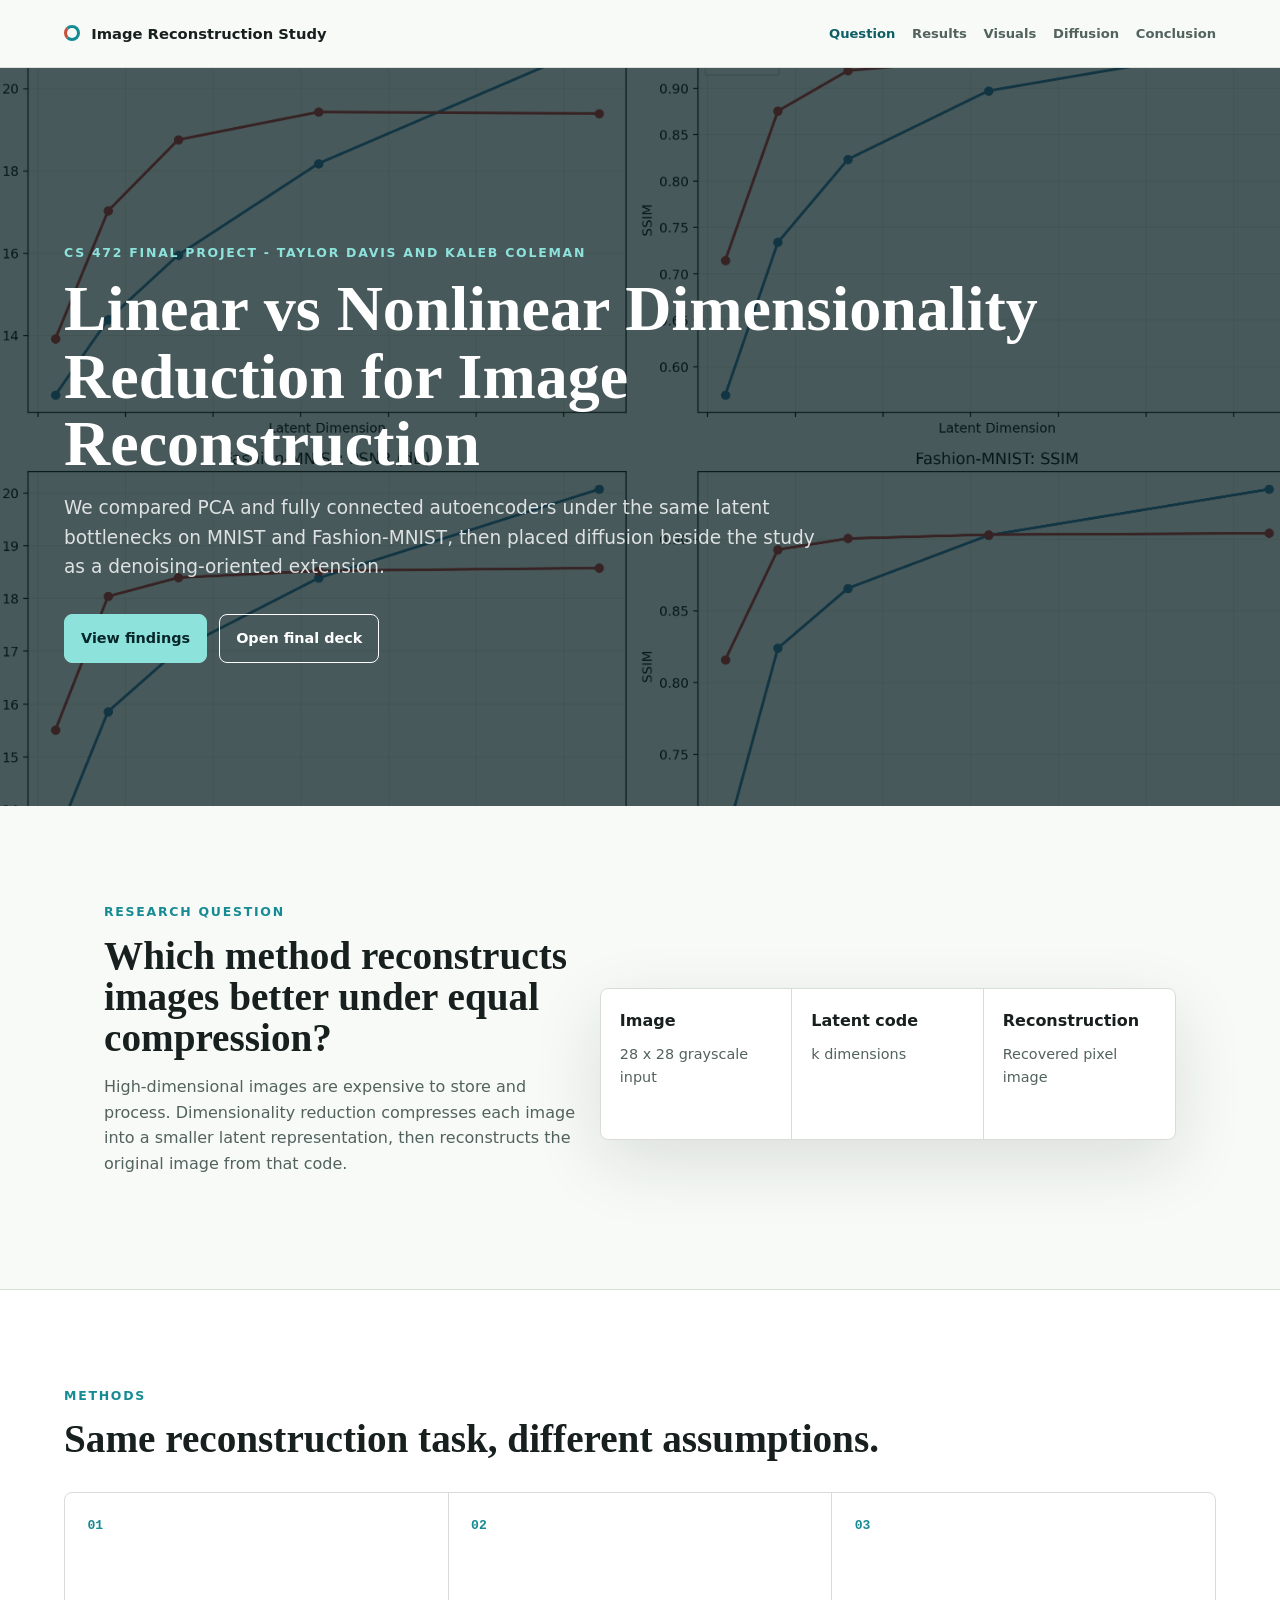
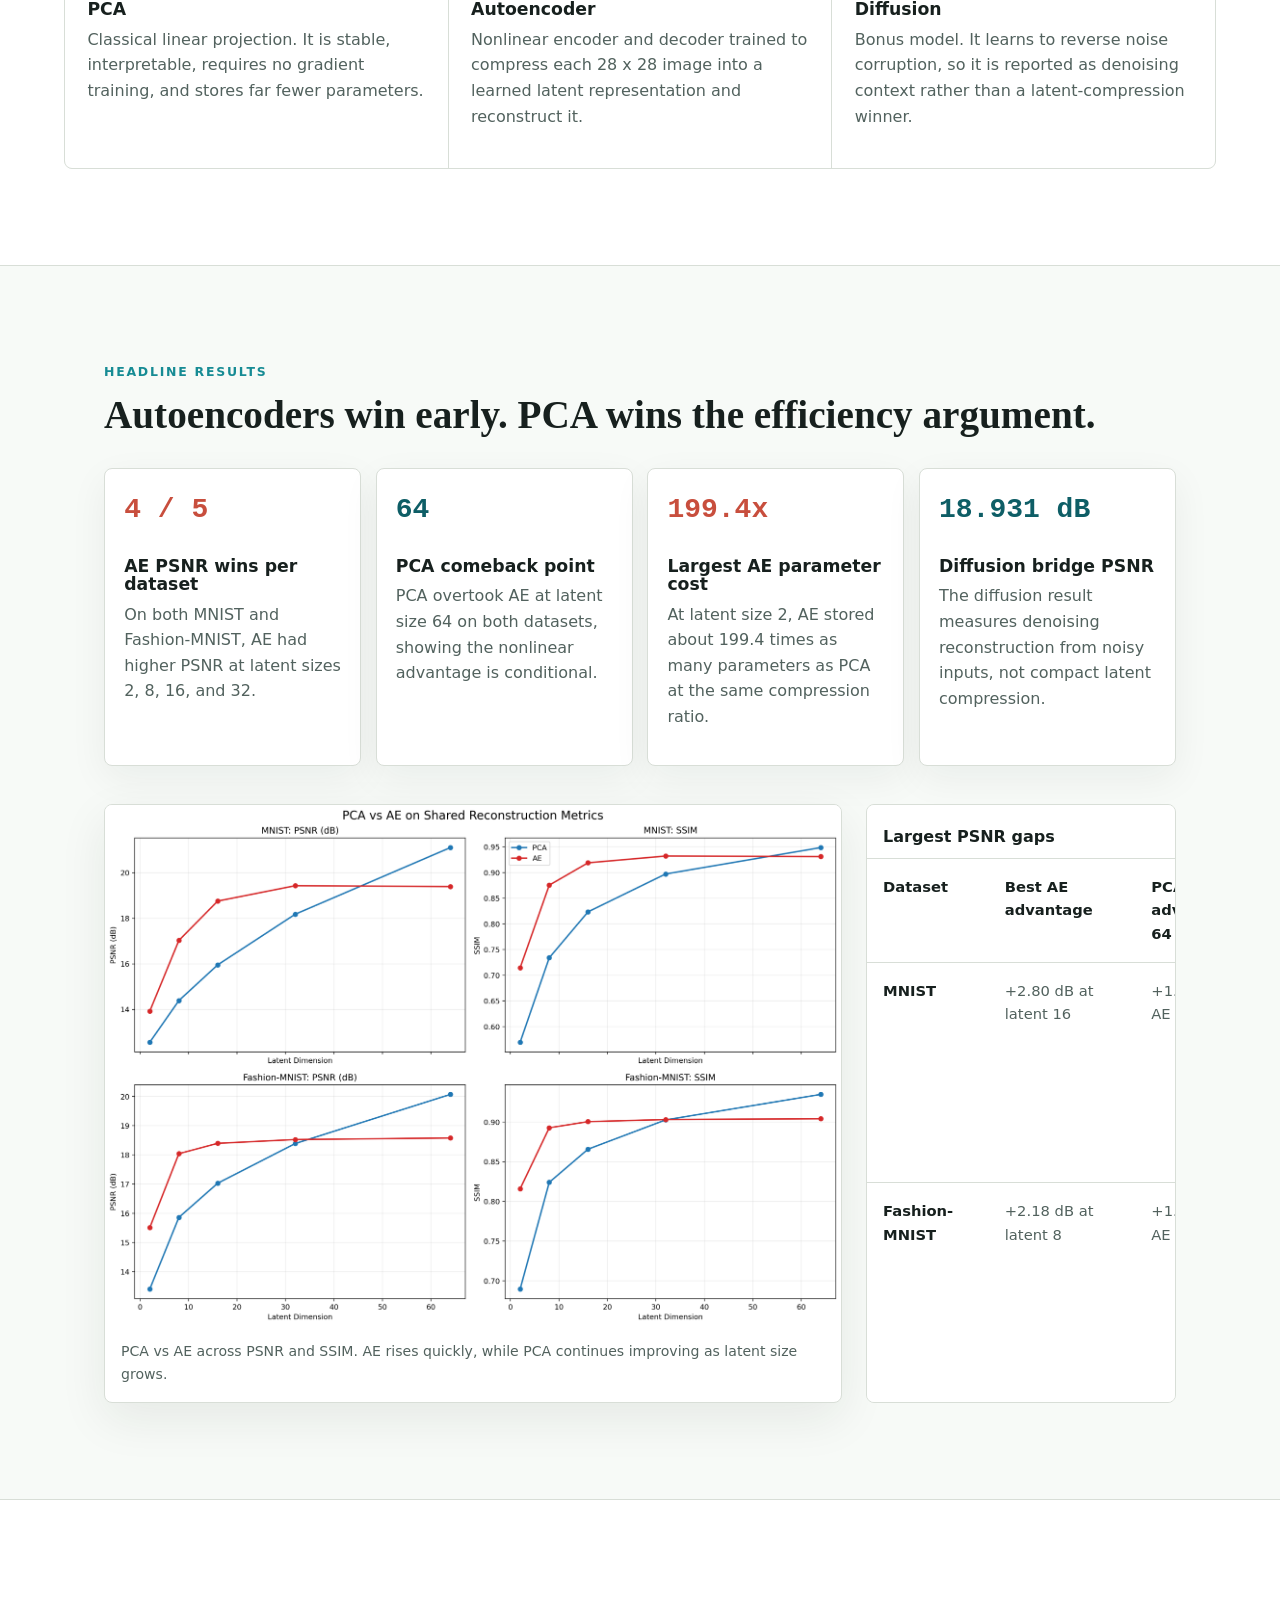
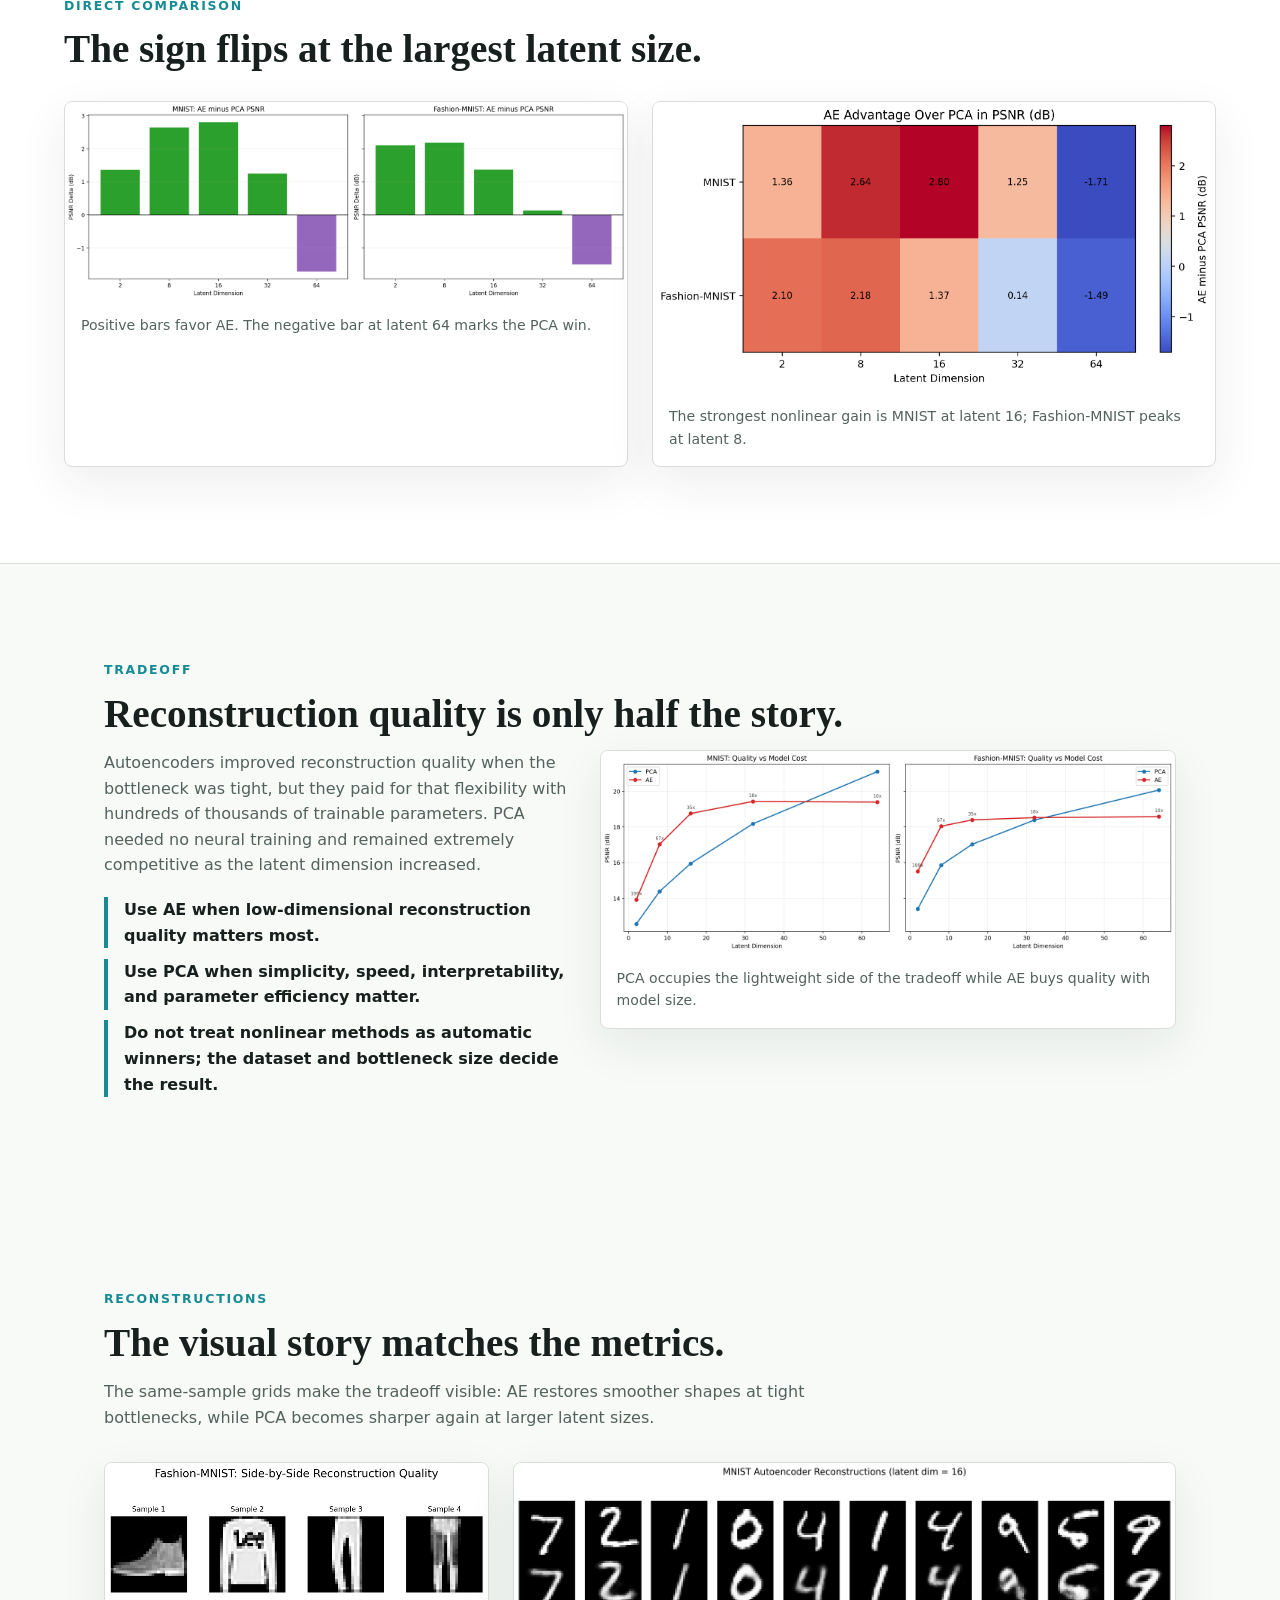
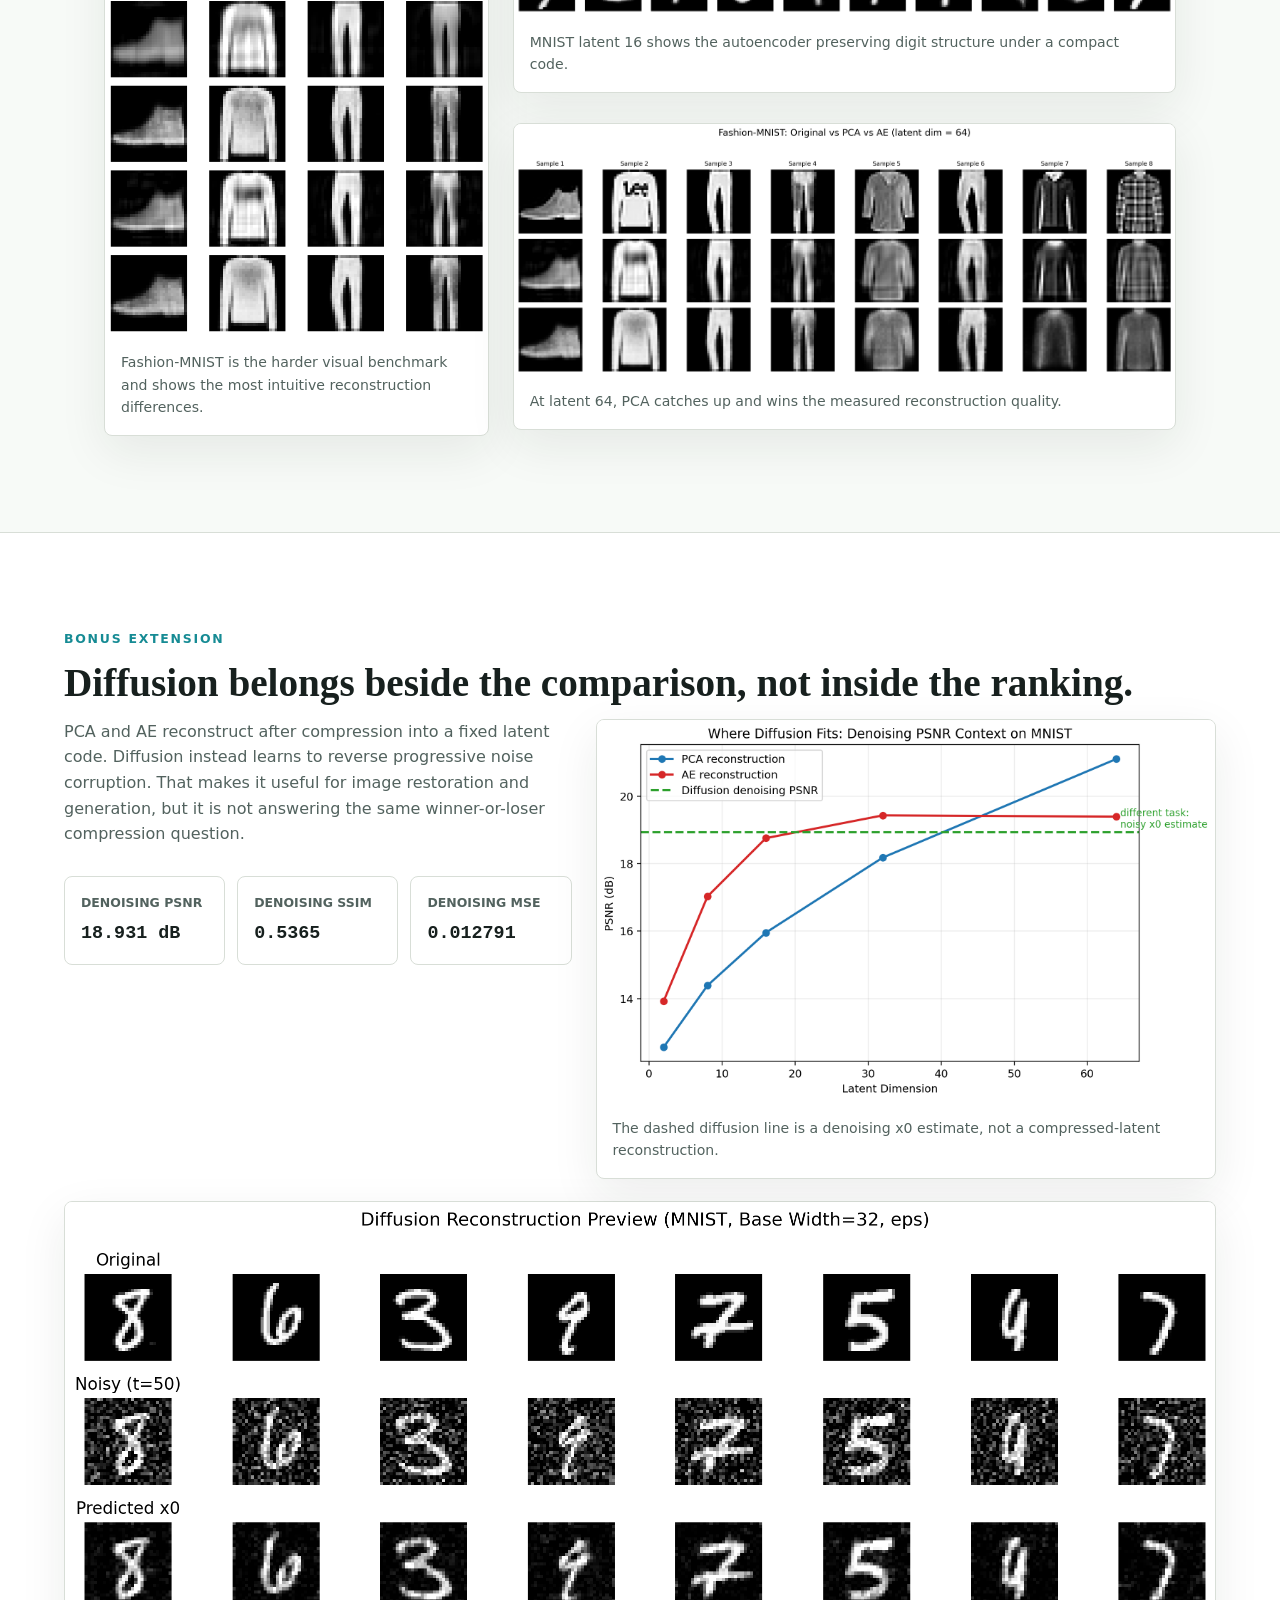
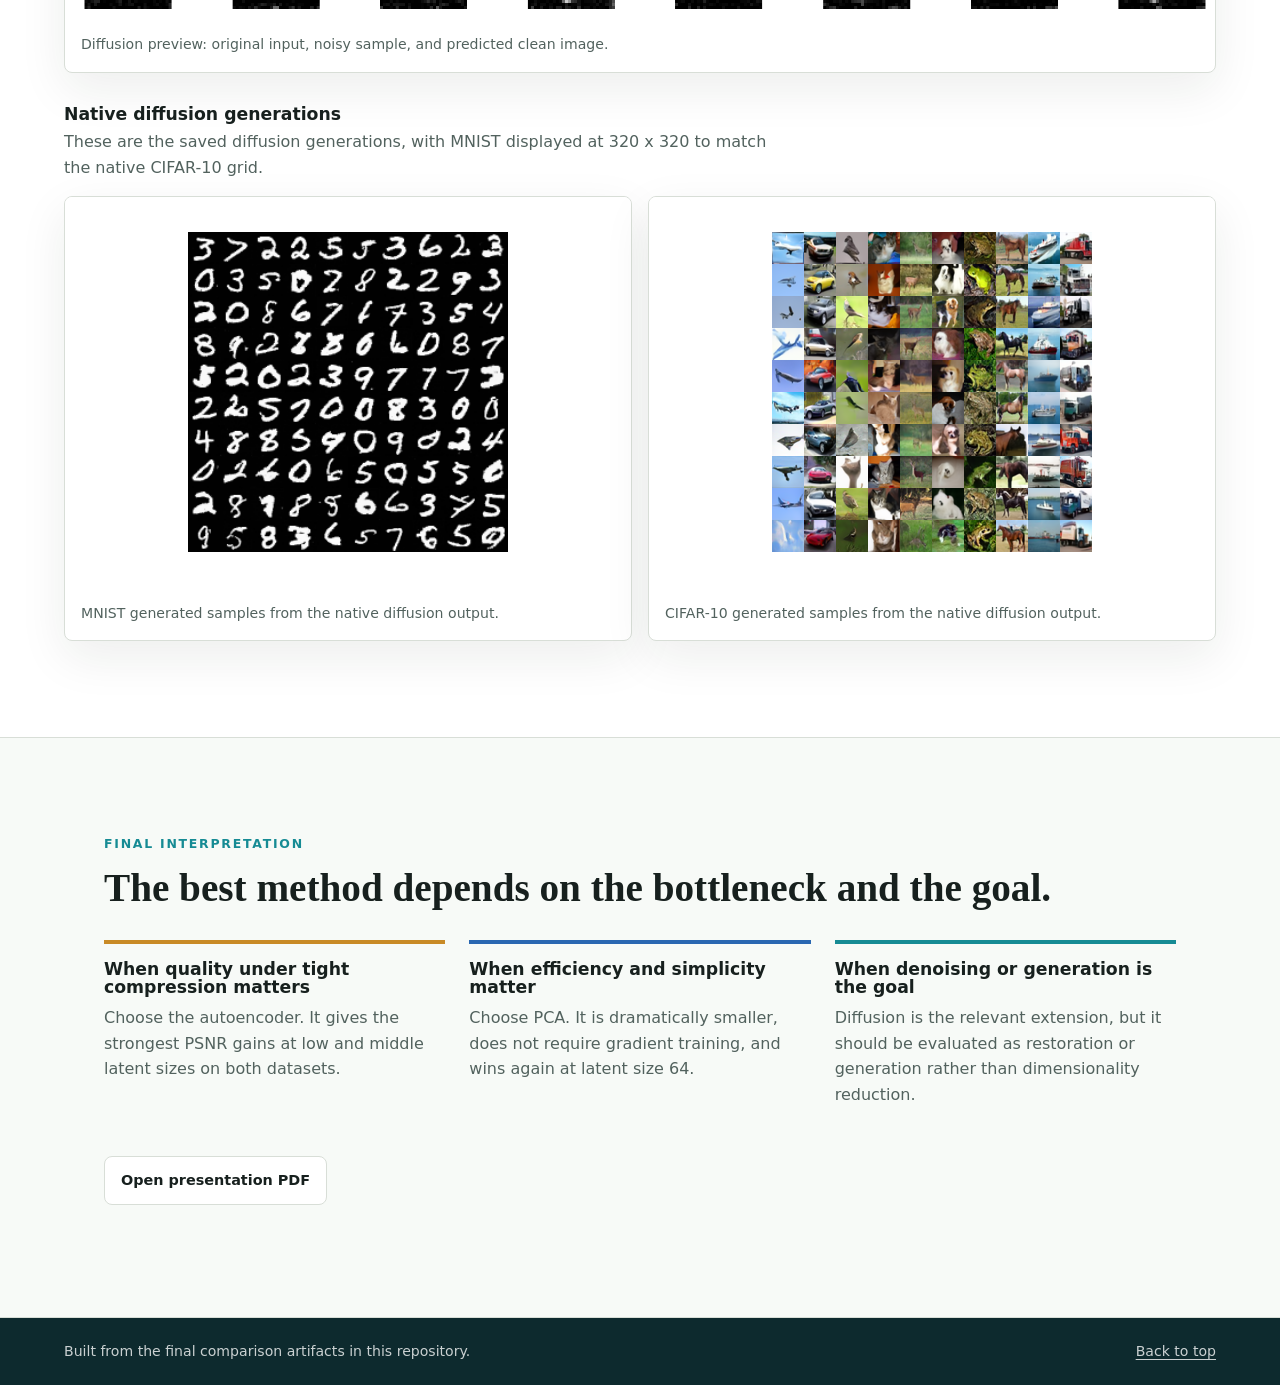
<file: index.html>
<!doctype html>
<html lang="en">
  <head>
    <meta charset="utf-8">
    <meta name="viewport" content="width=device-width, initial-scale=1">
    <title>Linear vs Nonlinear Dimensionality Reduction for Image Reconstruction</title>
    <meta
      name="description"
      content="Final CS 472 project site comparing PCA, autoencoders, and a diffusion bridge for image reconstruction on MNIST and Fashion-MNIST."
    >
    <link rel="icon" href="data:,">
    <link rel="stylesheet" href="styles.css">
  </head>
  <body>
    <header class="site-header" aria-label="Site navigation">
      <a class="brand" href="#top" aria-label="Go to top">
        <span class="brand-mark" aria-hidden="true"></span>
        <span>Image Reconstruction Study</span>
      </a>
      <nav class="nav-links" aria-label="Main sections">
        <a href="#question">Question</a>
        <a href="#results">Results</a>
        <a href="#visuals">Visuals</a>
        <a href="#diffusion">Diffusion</a>
        <a href="#conclusion">Conclusion</a>
      </nav>
    </header>

    <main id="top">
      <section class="hero" aria-labelledby="hero-title">
        <div class="hero-media" aria-hidden="true"></div>
        <div class="hero-content">
          <p class="eyebrow">CS 472 Final Project - Taylor Davis and Kaleb Coleman</p>
          <h1 id="hero-title">Linear vs Nonlinear Dimensionality Reduction for Image Reconstruction</h1>
          <p class="hero-copy">
            We compared PCA and fully connected autoencoders under the same latent bottlenecks on MNIST and Fashion-MNIST, then placed diffusion beside the study as a denoising-oriented extension.
          </p>
          <div class="hero-actions" aria-label="Primary links">
            <a class="action primary" href="#results">View findings</a>
            <a class="action secondary" href="472%20Final%20Presentation.pdf">Open final deck</a>
          </div>
        </div>
      </section>

      <section id="question" class="section question-section" aria-labelledby="question-title">
        <div class="section-kicker">Research question</div>
        <div class="two-column">
          <div>
            <h2 id="question-title">Which method reconstructs images better under equal compression?</h2>
            <p>
              High-dimensional images are expensive to store and process. Dimensionality reduction compresses each image into a smaller latent representation, then reconstructs the original image from that code.
            </p>
          </div>
          <div class="process-line" aria-label="Compression pipeline">
            <div>
              <strong>Image</strong>
              <span>28 x 28 grayscale input</span>
            </div>
            <div>
              <strong>Latent code</strong>
              <span>k dimensions</span>
            </div>
            <div>
              <strong>Reconstruction</strong>
              <span>Recovered pixel image</span>
            </div>
          </div>
        </div>
      </section>

      <section class="section method-band" aria-labelledby="method-title">
        <div class="section-kicker">Methods</div>
        <h2 id="method-title">Same reconstruction task, different assumptions.</h2>
        <div class="method-grid">
          <article class="method">
            <span class="method-index">01</span>
            <h3>PCA</h3>
            <p>Classical linear projection. It is stable, interpretable, requires no gradient training, and stores far fewer parameters.</p>
          </article>
          <article class="method">
            <span class="method-index">02</span>
            <h3>Autoencoder</h3>
            <p>Nonlinear encoder and decoder trained to compress each 28 x 28 image into a learned latent representation and reconstruct it.</p>
          </article>
          <article class="method">
            <span class="method-index">03</span>
            <h3>Diffusion</h3>
            <p>Bonus model. It learns to reverse noise corruption, so it is reported as denoising context rather than a latent-compression winner.</p>
          </article>
        </div>
      </section>

      <section id="results" class="section results-section" aria-labelledby="results-title">
        <div class="section-kicker">Headline results</div>
        <h2 id="results-title">Autoencoders win early. PCA wins the efficiency argument.</h2>
        <div class="highlight-grid">
          <article class="highlight">
            <span class="metric">4 / 5</span>
            <h3>AE PSNR wins per dataset</h3>
            <p>On both MNIST and Fashion-MNIST, AE had higher PSNR at latent sizes 2, 8, 16, and 32.</p>
          </article>
          <article class="highlight">
            <span class="metric">64</span>
            <h3>PCA comeback point</h3>
            <p>PCA overtook AE at latent size 64 on both datasets, showing the nonlinear advantage is conditional.</p>
          </article>
          <article class="highlight">
            <span class="metric">199.4x</span>
            <h3>Largest AE parameter cost</h3>
            <p>At latent size 2, AE stored about 199.4 times as many parameters as PCA at the same compression ratio.</p>
          </article>
          <article class="highlight">
            <span class="metric">18.931 dB</span>
            <h3>Diffusion bridge PSNR</h3>
            <p>The diffusion result measures denoising reconstruction from noisy inputs, not compact latent compression.</p>
          </article>
        </div>

        <div class="results-layout">
          <figure class="figure-panel wide">
            <a href="comparison/results/final_comparison/visuals/pca_vs_ae_metric_panels.png">
              <img
                src="comparison/results/final_comparison/visuals/pca_vs_ae_metric_panels.png"
                alt="Line charts comparing PCA and autoencoder PSNR and SSIM on MNIST and Fashion-MNIST."
                decoding="async"
              >
            </a>
            <figcaption>PCA vs AE across PSNR and SSIM. AE rises quickly, while PCA continues improving as latent size grows.</figcaption>
          </figure>

          <div class="finding-table-wrap">
            <table class="finding-table">
              <caption>Largest PSNR gaps</caption>
              <thead>
                <tr>
                  <th scope="col">Dataset</th>
                  <th scope="col">Best AE advantage</th>
                  <th scope="col">PCA advantage at 64</th>
                </tr>
              </thead>
              <tbody>
                <tr>
                  <th scope="row">MNIST</th>
                  <td>+2.80 dB at latent 16</td>
                  <td>+1.71 dB over AE</td>
                </tr>
                <tr>
                  <th scope="row">Fashion-MNIST</th>
                  <td>+2.18 dB at latent 8</td>
                  <td>+1.49 dB over AE</td>
                </tr>
              </tbody>
            </table>
          </div>
        </div>
      </section>

      <section class="section comparison-section" aria-labelledby="comparison-title">
        <div class="section-kicker">Direct comparison</div>
        <h2 id="comparison-title">The sign flips at the largest latent size.</h2>
        <div class="comparison-grid">
          <figure class="figure-panel">
            <a href="comparison/results/final_comparison/visuals/ae_minus_pca_psnr.png">
              <img
                src="comparison/results/final_comparison/visuals/ae_minus_pca_psnr.png"
                alt="Bar charts showing AE minus PCA PSNR deltas on MNIST and Fashion-MNIST."
                decoding="async"
              >
            </a>
            <figcaption>Positive bars favor AE. The negative bar at latent 64 marks the PCA win.</figcaption>
          </figure>
          <figure class="figure-panel">
            <a href="comparison/results/final_comparison/visuals/psnr_delta_heatmap.png">
              <img
                src="comparison/results/final_comparison/visuals/psnr_delta_heatmap.png"
                alt="Heatmap of AE advantage over PCA in PSNR by dataset and latent dimension."
                decoding="async"
              >
            </a>
            <figcaption>The strongest nonlinear gain is MNIST at latent 16; Fashion-MNIST peaks at latent 8.</figcaption>
          </figure>
        </div>
      </section>

      <section class="section efficiency-section" aria-labelledby="efficiency-title">
        <div class="section-kicker">Tradeoff</div>
        <h2 id="efficiency-title">Reconstruction quality is only half the story.</h2>
        <div class="two-column align-start">
          <div>
            <p>
              Autoencoders improved reconstruction quality when the bottleneck was tight, but they paid for that flexibility with hundreds of thousands of trainable parameters. PCA needed no neural training and remained extremely competitive as the latent dimension increased.
            </p>
            <ul class="clean-list">
              <li>Use AE when low-dimensional reconstruction quality matters most.</li>
              <li>Use PCA when simplicity, speed, interpretability, and parameter efficiency matter.</li>
              <li>Do not treat nonlinear methods as automatic winners; the dataset and bottleneck size decide the result.</li>
            </ul>
          </div>
          <figure class="figure-panel">
            <a href="comparison/results/final_comparison/visuals/parameter_efficiency_overlay.png">
              <img
                src="comparison/results/final_comparison/visuals/parameter_efficiency_overlay.png"
                alt="Overlay showing reconstruction quality versus parameter cost for PCA and autoencoders."
                decoding="async"
              >
            </a>
            <figcaption>PCA occupies the lightweight side of the tradeoff while AE buys quality with model size.</figcaption>
          </figure>
        </div>
      </section>

      <section id="visuals" class="section visuals-section" aria-labelledby="visuals-title">
        <div class="section-kicker">Reconstructions</div>
        <h2 id="visuals-title">The visual story matches the metrics.</h2>
        <p class="section-lead">
          The same-sample grids make the tradeoff visible: AE restores smoother shapes at tight bottlenecks, while PCA becomes sharper again at larger latent sizes.
        </p>
        <div class="visual-grid">
          <figure class="figure-panel tall">
            <a href="comparison/results/final_comparison/visuals/sample_comparisons/fashion_side_by_side_summary.png">
              <img
                src="comparison/results/final_comparison/visuals/sample_comparisons/fashion_side_by_side_summary.png"
                alt="Fashion-MNIST side-by-side summary comparing originals, PCA reconstructions, and autoencoder reconstructions."
                decoding="async"
              >
            </a>
            <figcaption>Fashion-MNIST is the harder visual benchmark and shows the most intuitive reconstruction differences.</figcaption>
          </figure>
          <figure class="figure-panel">
            <a href="autoencoders/results/mnist/latent_16.png">
              <img
                src="autoencoders/results/mnist/latent_16.png"
                alt="MNIST latent 16 autoencoder reconstruction grid."
                decoding="async"
              >
            </a>
            <figcaption>MNIST latent 16 shows the autoencoder preserving digit structure under a compact code.</figcaption>
          </figure>
          <figure class="figure-panel">
            <a href="comparison/results/final_comparison/visuals/sample_comparisons/fashion_pca_vs_ae_latent_064.png">
              <img
                src="comparison/results/final_comparison/visuals/sample_comparisons/fashion_pca_vs_ae_latent_064.png"
                alt="Fashion-MNIST latent 64 reconstruction grid comparing PCA and autoencoder outputs."
                decoding="async"
              >
            </a>
            <figcaption>At latent 64, PCA catches up and wins the measured reconstruction quality.</figcaption>
          </figure>
        </div>
      </section>

      <section id="diffusion" class="section diffusion-section" aria-labelledby="diffusion-title">
        <div class="section-kicker">Bonus extension</div>
        <h2 id="diffusion-title">Diffusion belongs beside the comparison, not inside the ranking.</h2>
        <div class="two-column align-start">
          <div>
            <p>
              PCA and AE reconstruct after compression into a fixed latent code. Diffusion instead learns to reverse progressive noise corruption. That makes it useful for image restoration and generation, but it is not answering the same winner-or-loser compression question.
            </p>
            <dl class="metric-list">
              <div>
                <dt>Denoising PSNR</dt>
                <dd>18.931 dB</dd>
              </div>
              <div>
                <dt>Denoising SSIM</dt>
                <dd>0.5365</dd>
              </div>
              <div>
                <dt>Denoising MSE</dt>
                <dd>0.012791</dd>
              </div>
            </dl>
          </div>
          <figure class="figure-panel">
            <a href="comparison/results/final_comparison/diffusion_bridge/diffusion_psnr_context.png">
              <img
                src="comparison/results/final_comparison/diffusion_bridge/diffusion_psnr_context.png"
                alt="Chart placing diffusion denoising PSNR beside PCA and AE reconstruction PSNR context."
                decoding="async"
              >
            </a>
            <figcaption>The dashed diffusion line is a denoising x0 estimate, not a compressed-latent reconstruction.</figcaption>
          </figure>
        </div>
        <figure class="figure-panel full-width">
          <a href="comparison/results/final_comparison/diffusion_bridge/diffusion_denoising_preview.png">
            <img
              src="comparison/results/final_comparison/diffusion_bridge/diffusion_denoising_preview.png"
              alt="Diffusion preview showing original MNIST digits, noisy versions, and predicted clean images."
              decoding="async"
            >
          </a>
          <figcaption>Diffusion preview: original input, noisy sample, and predicted clean image.</figcaption>
        </figure>
        <div class="generation-block">
          <h3>Native diffusion generations</h3>
          <p>
            These are the saved diffusion generations, with MNIST displayed at 320 x 320 to match the native CIFAR-10 grid.
          </p>
          <div class="generation-grid">
            <figure class="figure-panel">
              <a href="diffusion/results/mnist_samples_native.png">
                <img
                  class="mnist-native-sample"
                  src="diffusion/results/mnist_samples_native.png"
                  alt="Native-resolution MNIST diffusion sample grid."
                  width="320"
                  height="320"
                  decoding="async"
                >
              </a>
              <figcaption>MNIST generated samples from the native diffusion output.</figcaption>
            </figure>
            <figure class="figure-panel">
              <a href="diffusion/results/cifar10_samples_native.png">
                <img
                  src="diffusion/results/cifar10_samples_native.png"
                  alt="Native-resolution CIFAR-10 diffusion sample grid."
                  width="320"
                  height="320"
                  decoding="async"
                >
              </a>
              <figcaption>CIFAR-10 generated samples from the native diffusion output.</figcaption>
            </figure>
          </div>
        </div>
      </section>

      <section id="conclusion" class="section conclusion-section" aria-labelledby="conclusion-title">
        <div class="section-kicker">Final interpretation</div>
        <h2 id="conclusion-title">The best method depends on the bottleneck and the goal.</h2>
        <div class="conclusion-grid">
          <article>
            <h3>When quality under tight compression matters</h3>
            <p>Choose the autoencoder. It gives the strongest PSNR gains at low and middle latent sizes on both datasets.</p>
          </article>
          <article>
            <h3>When efficiency and simplicity matter</h3>
            <p>Choose PCA. It is dramatically smaller, does not require gradient training, and wins again at latent size 64.</p>
          </article>
          <article>
            <h3>When denoising or generation is the goal</h3>
            <p>Diffusion is the relevant extension, but it should be evaluated as restoration or generation rather than dimensionality reduction.</p>
          </article>
        </div>
        <div class="project-links" aria-label="Project resources">
          <a href="472%20Final%20Presentation.pdf">Open presentation PDF</a>
        </div>
      </section>
    </main>

    <footer class="site-footer">
      <p>Built from the final comparison artifacts in this repository.</p>
      <a href="#top">Back to top</a>
    </footer>

    <script src="script.js"></script>
  </body>
</html>
</file>
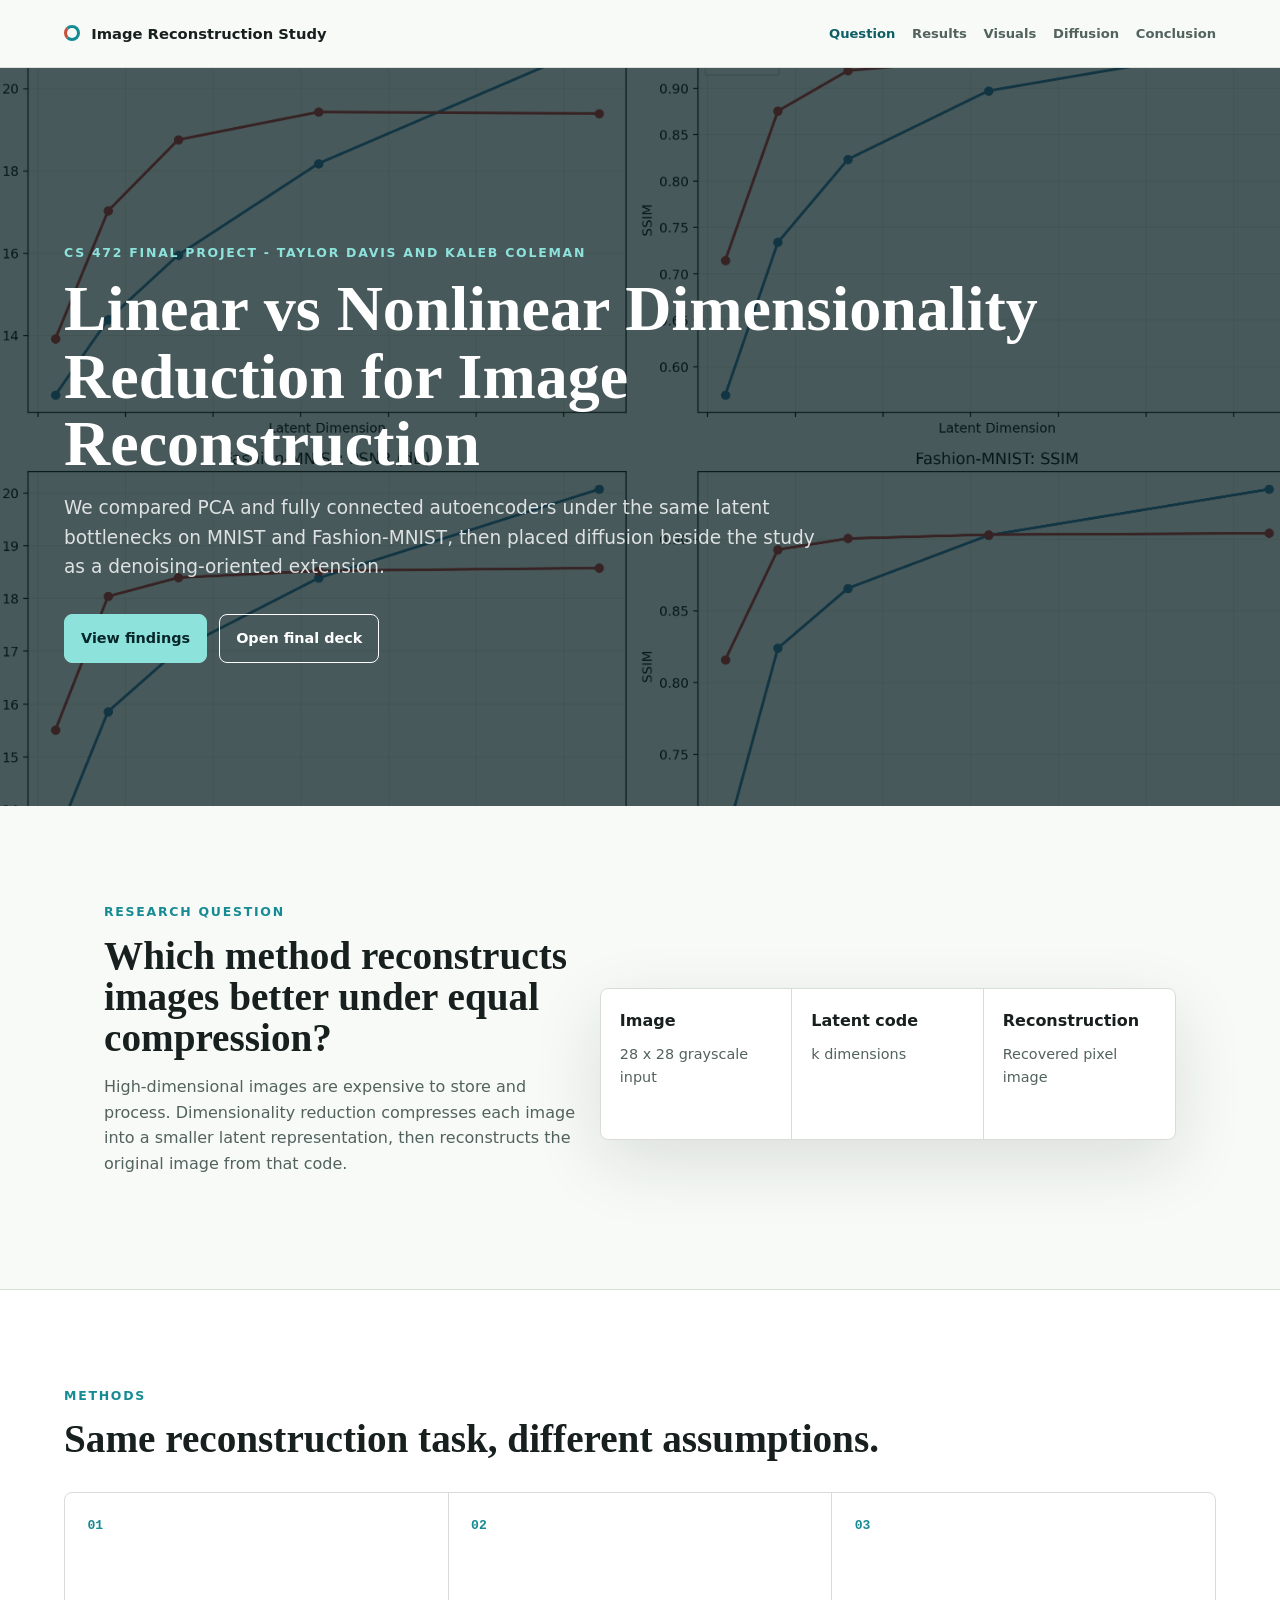
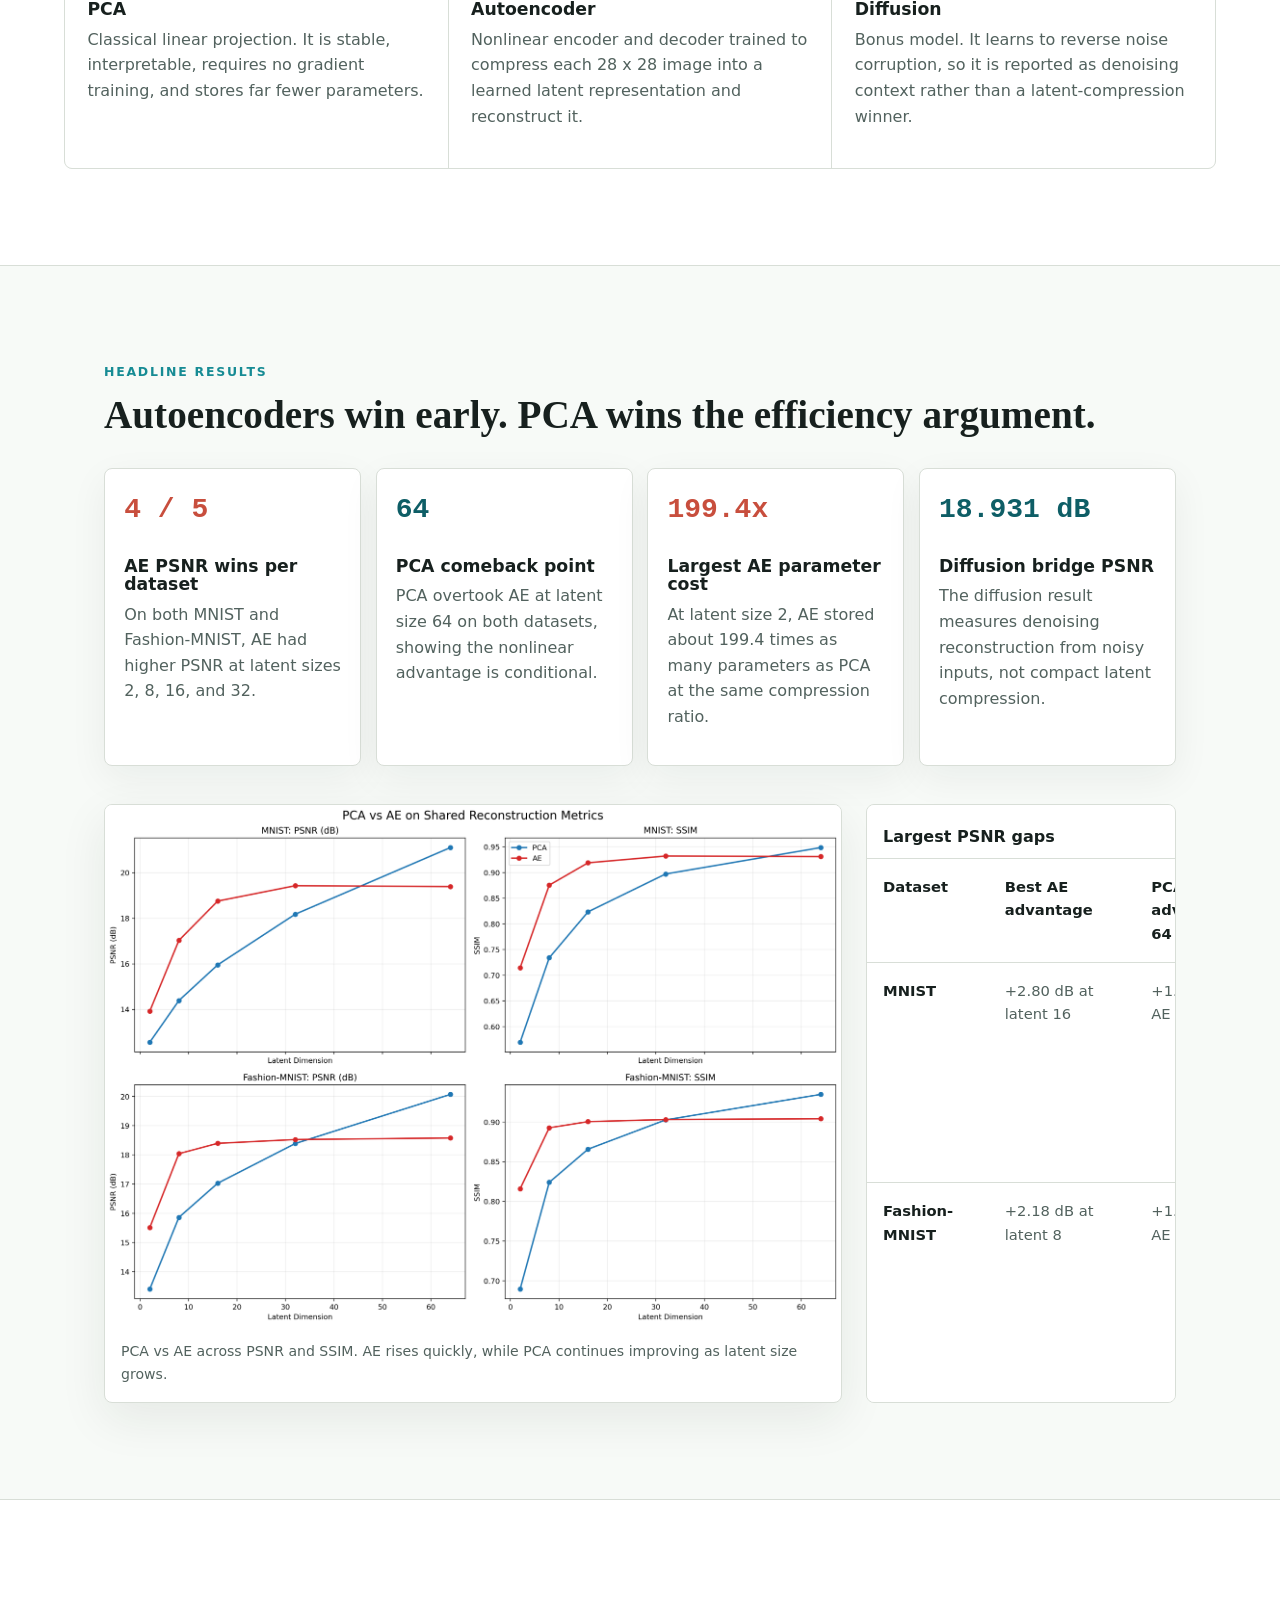
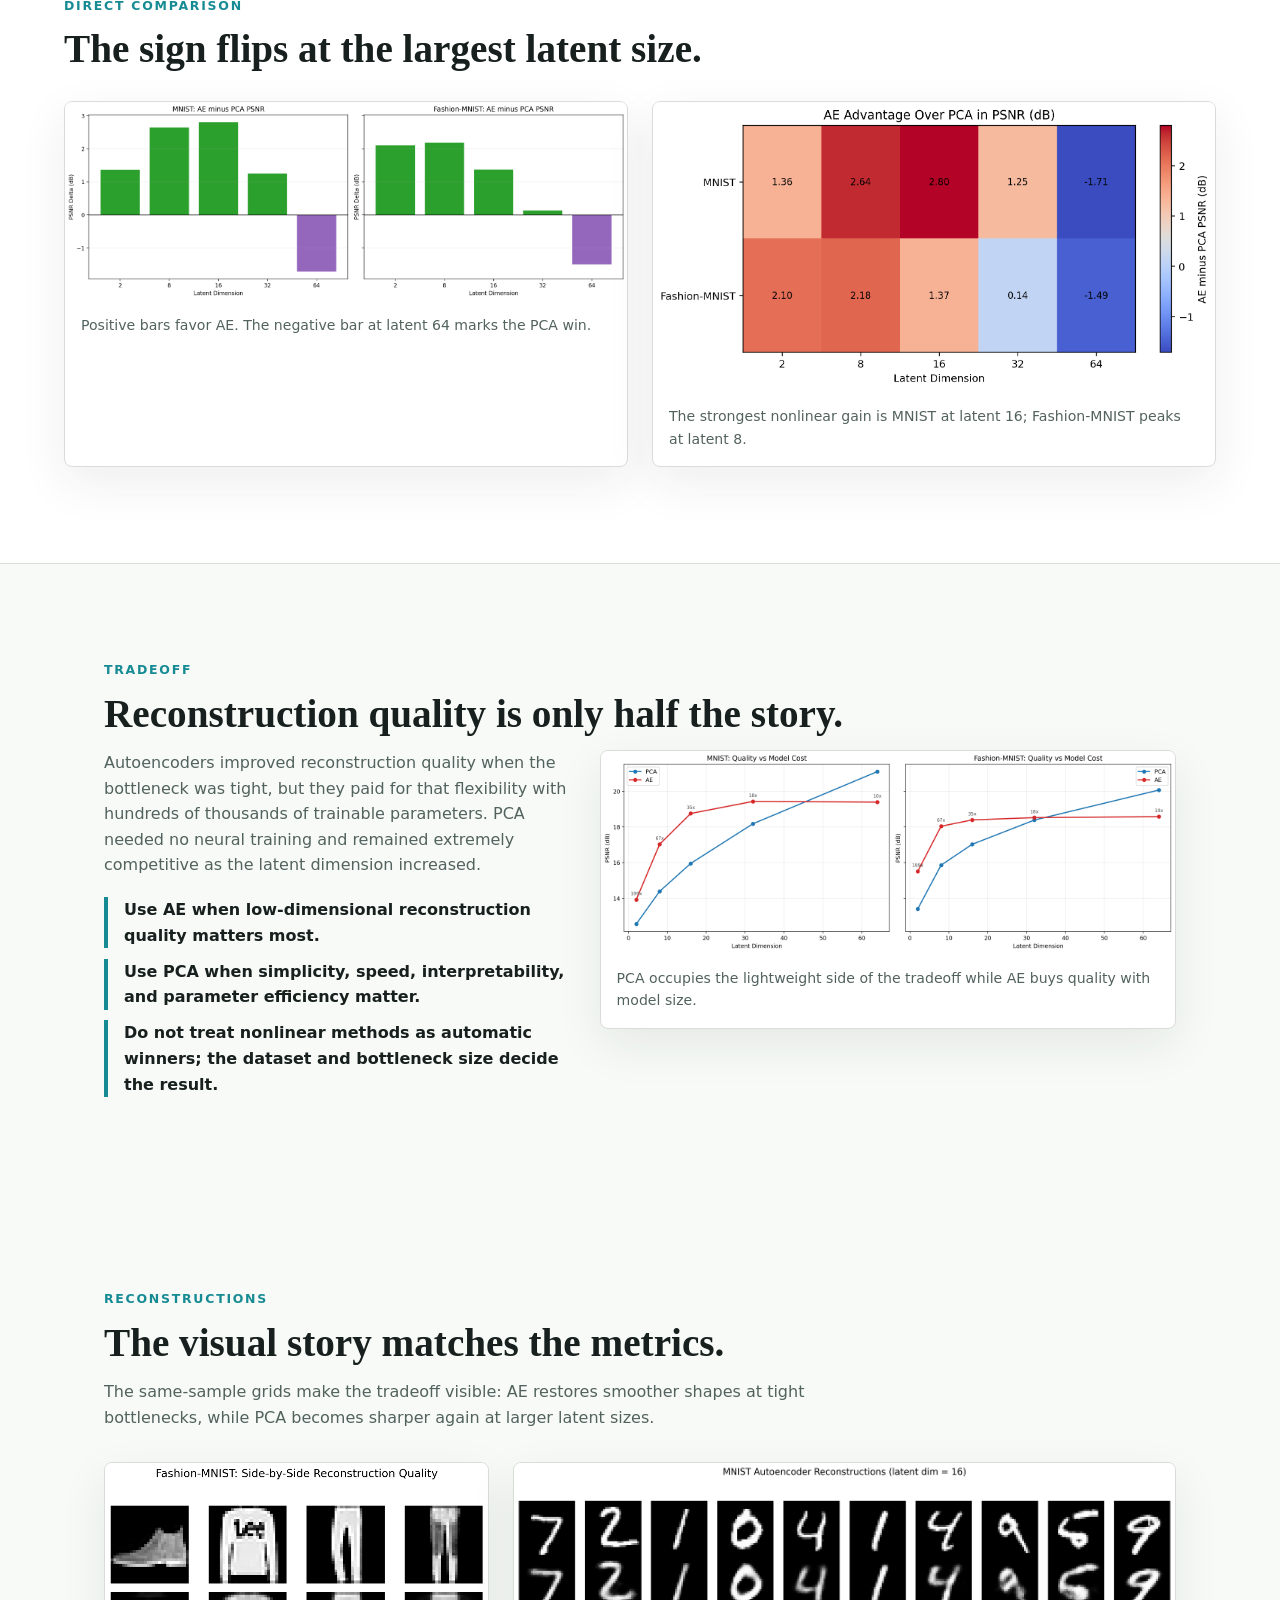
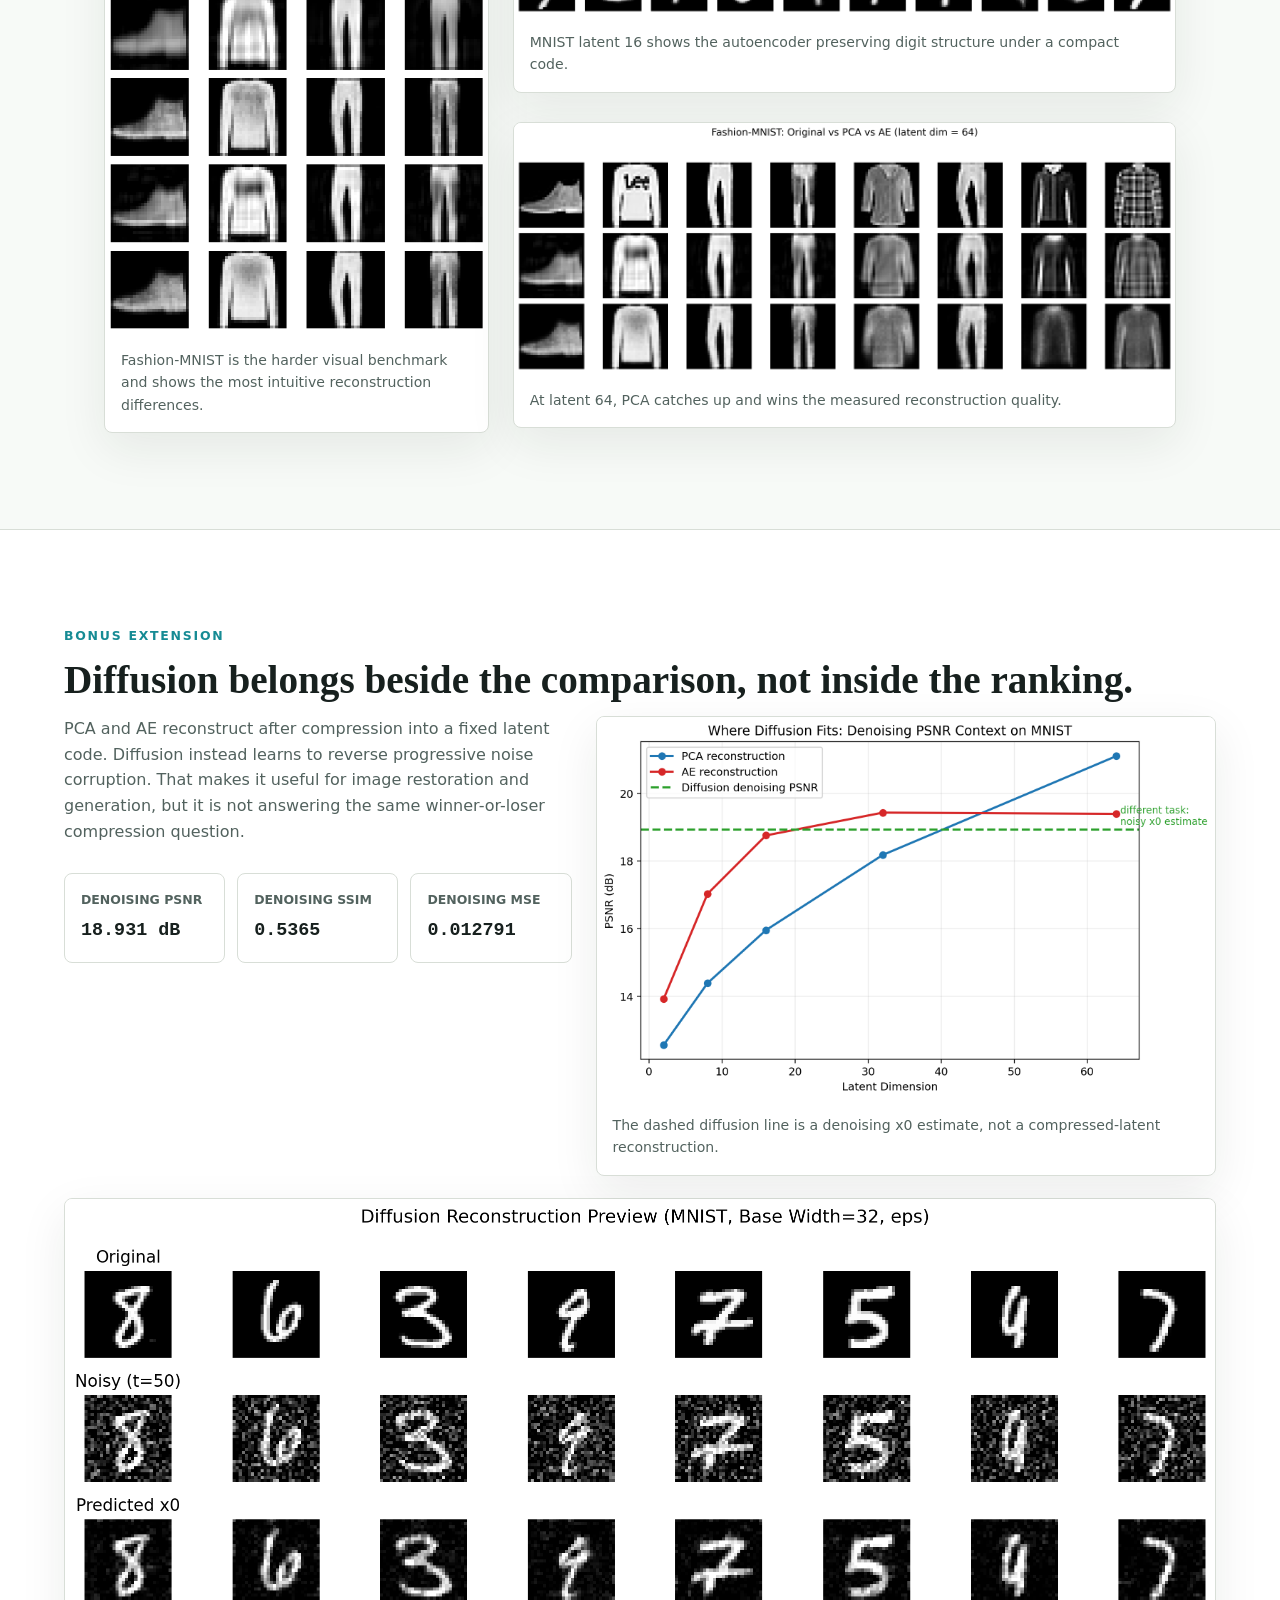
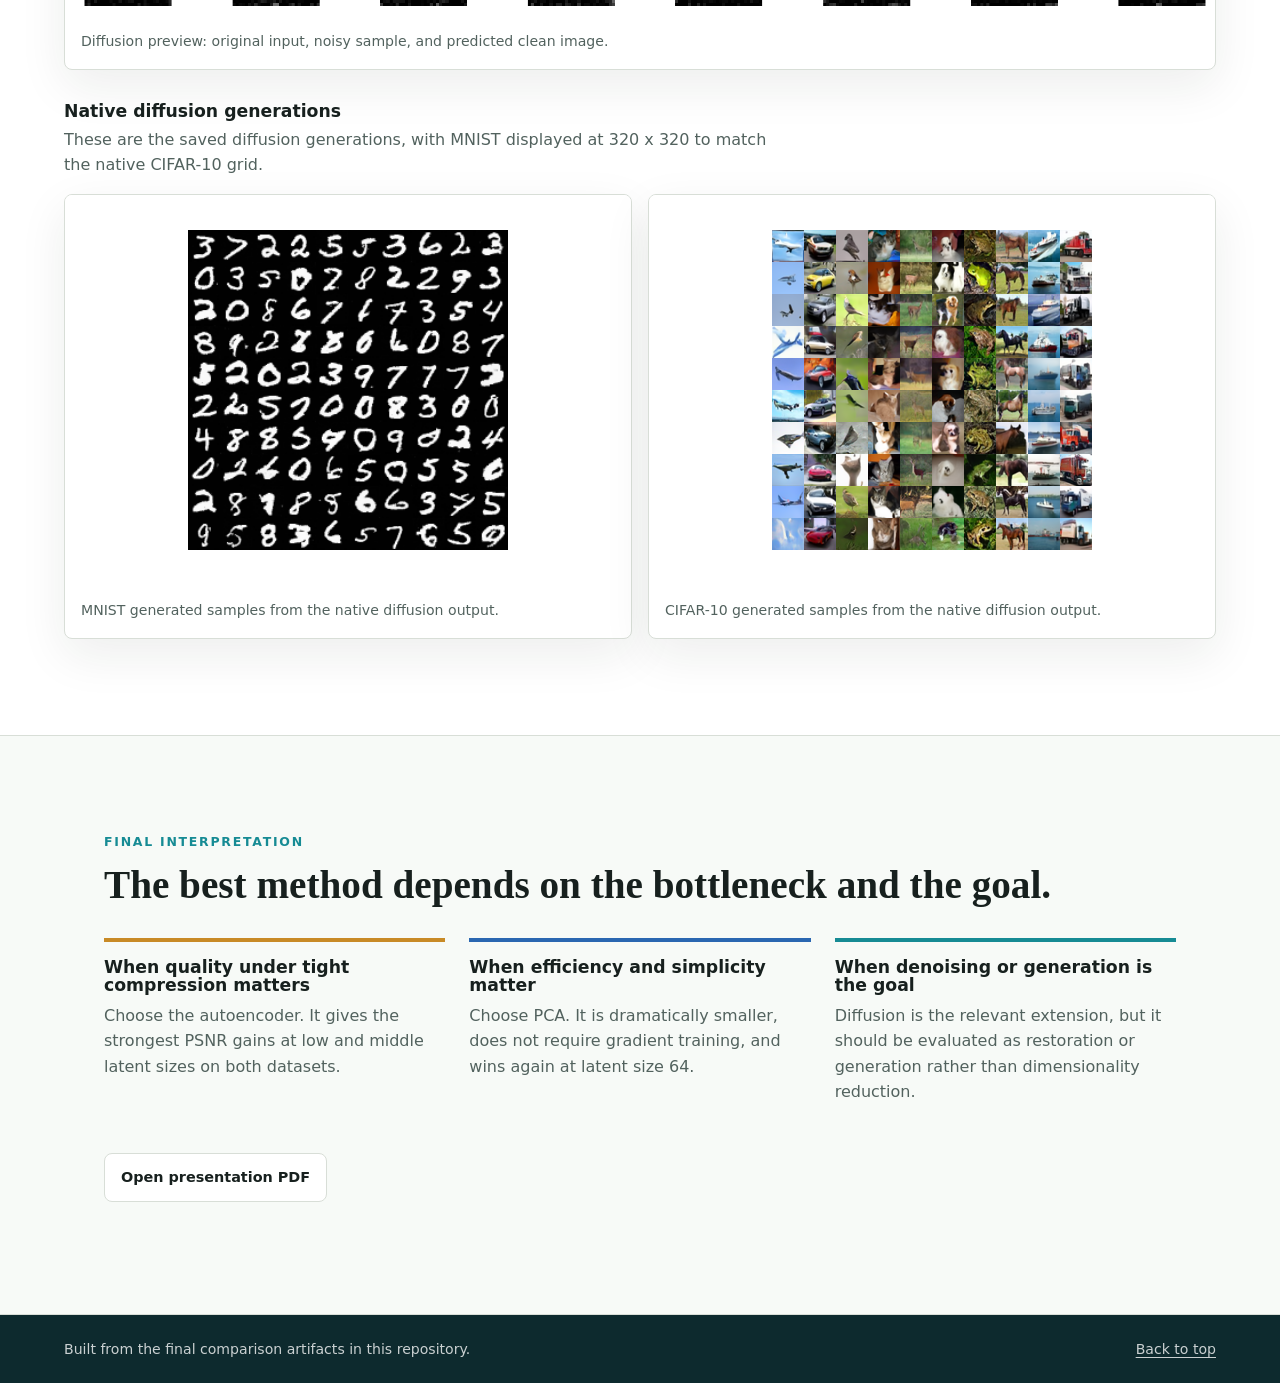
<file: docs/index.html>
<!doctype html>
<html lang="en">
  <head>
    <meta charset="utf-8">
    <meta name="viewport" content="width=device-width, initial-scale=1">
    <title>Linear vs Nonlinear Dimensionality Reduction for Image Reconstruction</title>
    <meta
      name="description"
      content="Final CS 472 project site comparing PCA, autoencoders, and a diffusion bridge for image reconstruction on MNIST and Fashion-MNIST."
    >
    <link rel="icon" href="data:,">
    <link rel="stylesheet" href="styles.css">
  </head>
  <body>
    <header class="site-header" aria-label="Site navigation">
      <a class="brand" href="#top" aria-label="Go to top">
        <span class="brand-mark" aria-hidden="true"></span>
        <span>Image Reconstruction Study</span>
      </a>
      <nav class="nav-links" aria-label="Main sections">
        <a href="#question">Question</a>
        <a href="#results">Results</a>
        <a href="#visuals">Visuals</a>
        <a href="#diffusion">Diffusion</a>
        <a href="#conclusion">Conclusion</a>
      </nav>
    </header>

    <main id="top">
      <section class="hero" aria-labelledby="hero-title">
        <div class="hero-media" aria-hidden="true"></div>
        <div class="hero-content">
          <p class="eyebrow">CS 472 Final Project - Taylor Davis and Kaleb Coleman</p>
          <h1 id="hero-title">Linear vs Nonlinear Dimensionality Reduction for Image Reconstruction</h1>
          <p class="hero-copy">
            We compared PCA and fully connected autoencoders under the same latent bottlenecks on MNIST and Fashion-MNIST, then placed diffusion beside the study as a denoising-oriented extension.
          </p>
          <div class="hero-actions" aria-label="Primary links">
            <a class="action primary" href="#results">View findings</a>
            <a class="action secondary" href="assets/472-final-presentation.pdf">Open final deck</a>
          </div>
        </div>
      </section>

      <section id="question" class="section question-section" aria-labelledby="question-title">
        <div class="section-kicker">Research question</div>
        <div class="two-column">
          <div>
            <h2 id="question-title">Which method reconstructs images better under equal compression?</h2>
            <p>
              High-dimensional images are expensive to store and process. Dimensionality reduction compresses each image into a smaller latent representation, then reconstructs the original image from that code.
            </p>
          </div>
          <div class="process-line" aria-label="Compression pipeline">
            <div>
              <strong>Image</strong>
              <span>28 x 28 grayscale input</span>
            </div>
            <div>
              <strong>Latent code</strong>
              <span>k dimensions</span>
            </div>
            <div>
              <strong>Reconstruction</strong>
              <span>Recovered pixel image</span>
            </div>
          </div>
        </div>
      </section>

      <section class="section method-band" aria-labelledby="method-title">
        <div class="section-kicker">Methods</div>
        <h2 id="method-title">Same reconstruction task, different assumptions.</h2>
        <div class="method-grid">
          <article class="method">
            <span class="method-index">01</span>
            <h3>PCA</h3>
            <p>Classical linear projection. It is stable, interpretable, requires no gradient training, and stores far fewer parameters.</p>
          </article>
          <article class="method">
            <span class="method-index">02</span>
            <h3>Autoencoder</h3>
            <p>Nonlinear encoder and decoder trained to compress each 28 x 28 image into a learned latent representation and reconstruct it.</p>
          </article>
          <article class="method">
            <span class="method-index">03</span>
            <h3>Diffusion</h3>
            <p>Bonus model. It learns to reverse noise corruption, so it is reported as denoising context rather than a latent-compression winner.</p>
          </article>
        </div>
      </section>

      <section id="results" class="section results-section" aria-labelledby="results-title">
        <div class="section-kicker">Headline results</div>
        <h2 id="results-title">Autoencoders win early. PCA wins the efficiency argument.</h2>
        <div class="highlight-grid">
          <article class="highlight">
            <span class="metric">4 / 5</span>
            <h3>AE PSNR wins per dataset</h3>
            <p>On both MNIST and Fashion-MNIST, AE had higher PSNR at latent sizes 2, 8, 16, and 32.</p>
          </article>
          <article class="highlight">
            <span class="metric">64</span>
            <h3>PCA comeback point</h3>
            <p>PCA overtook AE at latent size 64 on both datasets, showing the nonlinear advantage is conditional.</p>
          </article>
          <article class="highlight">
            <span class="metric">199.4x</span>
            <h3>Largest AE parameter cost</h3>
            <p>At latent size 2, AE stored about 199.4 times as many parameters as PCA at the same compression ratio.</p>
          </article>
          <article class="highlight">
            <span class="metric">18.931 dB</span>
            <h3>Diffusion bridge PSNR</h3>
            <p>The diffusion result measures denoising reconstruction from noisy inputs, not compact latent compression.</p>
          </article>
        </div>

        <div class="results-layout">
          <figure class="figure-panel wide">
            <a href="assets/pca-vs-ae-metric-panels.png">
              <img
                src="assets/pca-vs-ae-metric-panels.png"
                alt="Line charts comparing PCA and autoencoder PSNR and SSIM on MNIST and Fashion-MNIST."
                decoding="async"
              >
            </a>
            <figcaption>PCA vs AE across PSNR and SSIM. AE rises quickly, while PCA continues improving as latent size grows.</figcaption>
          </figure>

          <div class="finding-table-wrap">
            <table class="finding-table">
              <caption>Largest PSNR gaps</caption>
              <thead>
                <tr>
                  <th scope="col">Dataset</th>
                  <th scope="col">Best AE advantage</th>
                  <th scope="col">PCA advantage at 64</th>
                </tr>
              </thead>
              <tbody>
                <tr>
                  <th scope="row">MNIST</th>
                  <td>+2.80 dB at latent 16</td>
                  <td>+1.71 dB over AE</td>
                </tr>
                <tr>
                  <th scope="row">Fashion-MNIST</th>
                  <td>+2.18 dB at latent 8</td>
                  <td>+1.49 dB over AE</td>
                </tr>
              </tbody>
            </table>
          </div>
        </div>
      </section>

      <section class="section comparison-section" aria-labelledby="comparison-title">
        <div class="section-kicker">Direct comparison</div>
        <h2 id="comparison-title">The sign flips at the largest latent size.</h2>
        <div class="comparison-grid">
          <figure class="figure-panel">
            <a href="assets/ae-minus-pca-psnr.png">
              <img
                src="assets/ae-minus-pca-psnr.png"
                alt="Bar charts showing AE minus PCA PSNR deltas on MNIST and Fashion-MNIST."
                decoding="async"
              >
            </a>
            <figcaption>Positive bars favor AE. The negative bar at latent 64 marks the PCA win.</figcaption>
          </figure>
          <figure class="figure-panel">
            <a href="assets/psnr-delta-heatmap.png">
              <img
                src="assets/psnr-delta-heatmap.png"
                alt="Heatmap of AE advantage over PCA in PSNR by dataset and latent dimension."
                decoding="async"
              >
            </a>
            <figcaption>The strongest nonlinear gain is MNIST at latent 16; Fashion-MNIST peaks at latent 8.</figcaption>
          </figure>
        </div>
      </section>

      <section class="section efficiency-section" aria-labelledby="efficiency-title">
        <div class="section-kicker">Tradeoff</div>
        <h2 id="efficiency-title">Reconstruction quality is only half the story.</h2>
        <div class="two-column align-start">
          <div>
            <p>
              Autoencoders improved reconstruction quality when the bottleneck was tight, but they paid for that flexibility with hundreds of thousands of trainable parameters. PCA needed no neural training and remained extremely competitive as the latent dimension increased.
            </p>
            <ul class="clean-list">
              <li>Use AE when low-dimensional reconstruction quality matters most.</li>
              <li>Use PCA when simplicity, speed, interpretability, and parameter efficiency matter.</li>
              <li>Do not treat nonlinear methods as automatic winners; the dataset and bottleneck size decide the result.</li>
            </ul>
          </div>
          <figure class="figure-panel">
            <a href="assets/parameter-efficiency-overlay.png">
              <img
                src="assets/parameter-efficiency-overlay.png"
                alt="Overlay showing reconstruction quality versus parameter cost for PCA and autoencoders."
                decoding="async"
              >
            </a>
            <figcaption>PCA occupies the lightweight side of the tradeoff while AE buys quality with model size.</figcaption>
          </figure>
        </div>
      </section>

      <section id="visuals" class="section visuals-section" aria-labelledby="visuals-title">
        <div class="section-kicker">Reconstructions</div>
        <h2 id="visuals-title">The visual story matches the metrics.</h2>
        <p class="section-lead">
          The same-sample grids make the tradeoff visible: AE restores smoother shapes at tight bottlenecks, while PCA becomes sharper again at larger latent sizes.
        </p>
        <div class="visual-grid">
          <figure class="figure-panel tall">
            <a href="assets/fashion-side-by-side-summary.png">
              <img
                src="assets/fashion-side-by-side-summary.png"
                alt="Fashion-MNIST side-by-side summary comparing originals, PCA reconstructions, and autoencoder reconstructions."
                decoding="async"
              >
            </a>
            <figcaption>Fashion-MNIST is the harder visual benchmark and shows the most intuitive reconstruction differences.</figcaption>
          </figure>
          <figure class="figure-panel">
            <a href="assets/mnist-ae-latent-16.png">
              <img
                src="assets/mnist-ae-latent-16.png"
                alt="MNIST latent 16 autoencoder reconstruction grid."
                decoding="async"
              >
            </a>
            <figcaption>MNIST latent 16 shows the autoencoder preserving digit structure under a compact code.</figcaption>
          </figure>
          <figure class="figure-panel">
            <a href="assets/fashion-pca-vs-ae-latent-64.png">
              <img
                src="assets/fashion-pca-vs-ae-latent-64.png"
                alt="Fashion-MNIST latent 64 reconstruction grid comparing PCA and autoencoder outputs."
                decoding="async"
              >
            </a>
            <figcaption>At latent 64, PCA catches up and wins the measured reconstruction quality.</figcaption>
          </figure>
        </div>
      </section>

      <section id="diffusion" class="section diffusion-section" aria-labelledby="diffusion-title">
        <div class="section-kicker">Bonus extension</div>
        <h2 id="diffusion-title">Diffusion belongs beside the comparison, not inside the ranking.</h2>
        <div class="two-column align-start">
          <div>
            <p>
              PCA and AE reconstruct after compression into a fixed latent code. Diffusion instead learns to reverse progressive noise corruption. That makes it useful for image restoration and generation, but it is not answering the same winner-or-loser compression question.
            </p>
            <dl class="metric-list">
              <div>
                <dt>Denoising PSNR</dt>
                <dd>18.931 dB</dd>
              </div>
              <div>
                <dt>Denoising SSIM</dt>
                <dd>0.5365</dd>
              </div>
              <div>
                <dt>Denoising MSE</dt>
                <dd>0.012791</dd>
              </div>
            </dl>
          </div>
          <figure class="figure-panel">
            <a href="assets/diffusion-psnr-context.png">
              <img
                src="assets/diffusion-psnr-context.png"
                alt="Chart placing diffusion denoising PSNR beside PCA and AE reconstruction PSNR context."
                decoding="async"
              >
            </a>
            <figcaption>The dashed diffusion line is a denoising x0 estimate, not a compressed-latent reconstruction.</figcaption>
          </figure>
        </div>
        <figure class="figure-panel full-width">
          <a href="assets/diffusion-denoising-preview.png">
            <img
              src="assets/diffusion-denoising-preview.png"
              alt="Diffusion preview showing original MNIST digits, noisy versions, and predicted clean images."
              decoding="async"
            >
          </a>
          <figcaption>Diffusion preview: original input, noisy sample, and predicted clean image.</figcaption>
        </figure>
        <div class="generation-block">
          <h3>Native diffusion generations</h3>
          <p>
            These are the saved diffusion generations, with MNIST displayed at 320 x 320 to match the native CIFAR-10 grid.
          </p>
          <div class="generation-grid">
            <figure class="figure-panel">
              <a href="assets/mnist-samples-native.png">
                <img
                  class="mnist-native-sample"
                  src="assets/mnist-samples-native.png"
                  alt="Native-resolution MNIST diffusion sample grid."
                  width="320"
                  height="320"
                  decoding="async"
                >
              </a>
              <figcaption>MNIST generated samples from the native diffusion output.</figcaption>
            </figure>
            <figure class="figure-panel">
              <a href="assets/cifar10-samples-native.png">
                <img
                  src="assets/cifar10-samples-native.png"
                  alt="Native-resolution CIFAR-10 diffusion sample grid."
                  width="320"
                  height="320"
                  decoding="async"
                >
              </a>
              <figcaption>CIFAR-10 generated samples from the native diffusion output.</figcaption>
            </figure>
          </div>
        </div>
      </section>

      <section id="conclusion" class="section conclusion-section" aria-labelledby="conclusion-title">
        <div class="section-kicker">Final interpretation</div>
        <h2 id="conclusion-title">The best method depends on the bottleneck and the goal.</h2>
        <div class="conclusion-grid">
          <article>
            <h3>When quality under tight compression matters</h3>
            <p>Choose the autoencoder. It gives the strongest PSNR gains at low and middle latent sizes on both datasets.</p>
          </article>
          <article>
            <h3>When efficiency and simplicity matter</h3>
            <p>Choose PCA. It is dramatically smaller, does not require gradient training, and wins again at latent size 64.</p>
          </article>
          <article>
            <h3>When denoising or generation is the goal</h3>
            <p>Diffusion is the relevant extension, but it should be evaluated as restoration or generation rather than dimensionality reduction.</p>
          </article>
        </div>
        <div class="project-links" aria-label="Project resources">
          <a href="assets/472-final-presentation.pdf">Open presentation PDF</a>
        </div>
      </section>
    </main>

    <footer class="site-footer">
      <p>Built from the final comparison artifacts in this repository.</p>
      <a href="#top">Back to top</a>
    </footer>

    <script src="script.js"></script>
  </body>
</html>
</file>
<file: styles.css>
:root {
  color-scheme: light;
  --ink: #17201e;
  --muted: #52625e;
  --line: #d8ded7;
  --paper: #f7faf7;
  --surface: #ffffff;
  --deep: #0d2a2e;
  --teal: #168b94;
  --teal-dark: #0e5e66;
  --coral: #c84e3d;
  --gold: #c88a26;
  --blue: #2a67b1;
  --shadow: 0 22px 70px rgba(23, 32, 30, 0.12);
  --radius: 8px;
}

* {
  box-sizing: border-box;
}

html {
  scroll-behavior: smooth;
}

body {
  margin: 0;
  background: var(--paper);
  color: var(--ink);
  font-family: "Avenir Next", "Trebuchet MS", system-ui, sans-serif;
  font-size: 16px;
  line-height: 1.6;
  letter-spacing: 0;
}

img {
  display: block;
  max-width: 100%;
}

a {
  color: inherit;
  text-decoration-thickness: 0.08em;
  text-underline-offset: 0.18em;
}

h1,
h2,
h3,
p {
  margin-top: 0;
}

h1,
h2,
h3 {
  line-height: 1.05;
}

h1,
h2 {
  font-family: "Iowan Old Style", "Palatino Linotype", Georgia, serif;
  font-weight: 600;
}

h1 {
  max-width: 980px;
  margin-bottom: 1rem;
  font-size: 4rem;
}

h2 {
  margin-bottom: 1rem;
  font-size: 2.45rem;
}

h3 {
  margin-bottom: 0.55rem;
  font-size: 1.08rem;
}

p {
  color: var(--muted);
}

.site-header {
  position: sticky;
  top: 0;
  z-index: 30;
  display: flex;
  align-items: center;
  justify-content: space-between;
  min-height: 68px;
  padding: 0.85rem 5vw;
  border-bottom: 1px solid rgba(216, 222, 215, 0.84);
  background: rgba(247, 250, 247, 0.92);
  backdrop-filter: blur(18px);
}

.brand,
.nav-links {
  display: flex;
  align-items: center;
}

.brand {
  gap: 0.7rem;
  font-size: 0.92rem;
  font-weight: 700;
  text-decoration: none;
}

.brand-mark {
  width: 16px;
  height: 16px;
  border: 3px solid var(--teal);
  border-left-color: var(--coral);
  border-radius: 50%;
}

.nav-links {
  gap: 1.05rem;
  font-size: 0.82rem;
  font-weight: 700;
  color: var(--muted);
}

.nav-links a {
  text-decoration: none;
}

.nav-links a.is-active,
.nav-links a:hover,
.brand:hover {
  color: var(--teal-dark);
}

.hero {
  position: relative;
  display: grid;
  align-items: center;
  min-height: 82svh;
  padding: 8rem 5vw 6rem;
  overflow: hidden;
  color: #ffffff;
  background: #0c2427;
}

.hero-media {
  position: absolute;
  inset: 0;
  background-image: url("comparison/results/final_comparison/visuals/pca_vs_ae_metric_panels.png");
  background-position: center;
  background-size: cover;
  filter: saturate(0.82);
  opacity: 0.26;
  transform: scale(1.04);
}

.hero::before {
  position: absolute;
  inset: 0;
  content: "";
  background: rgba(8, 30, 31, 0.74);
}

.hero-content {
  position: relative;
  z-index: 1;
  max-width: 1120px;
}

.eyebrow,
.section-kicker {
  margin-bottom: 0.8rem;
  color: var(--teal);
  font-size: 0.78rem;
  font-weight: 800;
  letter-spacing: 0.14em;
  text-transform: uppercase;
}

.hero .eyebrow {
  color: #8de3dc;
}

.hero-copy {
  max-width: 760px;
  margin-bottom: 2rem;
  color: rgba(255, 255, 255, 0.82);
  font-size: 1.16rem;
}

.hero-actions,
.project-links {
  display: flex;
  flex-wrap: wrap;
  gap: 0.75rem;
}

.action,
.project-links a {
  display: inline-flex;
  align-items: center;
  min-height: 44px;
  padding: 0.76rem 1rem;
  border: 1px solid currentColor;
  border-radius: var(--radius);
  font-size: 0.9rem;
  font-weight: 800;
  text-decoration: none;
}

.action.primary {
  border-color: #8de3dc;
  background: #8de3dc;
  color: #062629;
}

.action.secondary {
  color: #ffffff;
}

.section {
  max-width: 1200px;
  margin: 0 auto;
  padding: 6rem 5vw;
}

.section-lead {
  max-width: 780px;
  margin-bottom: 2rem;
}

.two-column,
.results-layout,
.comparison-grid,
.visual-grid,
.conclusion-grid {
  display: grid;
  gap: 1.5rem;
}

.two-column {
  grid-template-columns: minmax(0, 0.9fr) minmax(320px, 1.1fr);
  align-items: center;
}

.align-start {
  align-items: start;
}

.process-line {
  display: grid;
  grid-template-columns: repeat(3, minmax(0, 1fr));
  gap: 0;
  border: 1px solid var(--line);
  border-radius: var(--radius);
  background: var(--surface);
  box-shadow: var(--shadow);
}

.process-line div {
  min-height: 150px;
  padding: 1.2rem;
  border-right: 1px solid var(--line);
}

.process-line div:last-child {
  border-right: 0;
}

.process-line strong,
.process-line span {
  display: block;
}

.process-line strong {
  margin-bottom: 0.6rem;
  color: var(--ink);
  font-size: 1rem;
}

.process-line span {
  color: var(--muted);
  font-size: 0.9rem;
}

.method-band,
.comparison-section,
.diffusion-section {
  max-width: none;
  border-top: 1px solid var(--line);
  border-bottom: 1px solid var(--line);
  background: var(--surface);
}

.method-band > *,
.comparison-section > *,
.diffusion-section > * {
  max-width: 1200px;
  margin-right: auto;
  margin-left: auto;
}

.method-grid {
  display: grid;
  grid-template-columns: repeat(3, minmax(0, 1fr));
  gap: 1px;
  margin-top: 2rem;
  overflow: hidden;
  border: 1px solid var(--line);
  border-radius: var(--radius);
  background: var(--line);
}

.method {
  min-height: 250px;
  padding: 1.4rem;
  background: var(--surface);
}

.method-index {
  display: block;
  margin-bottom: 4rem;
  color: var(--teal);
  font-family: Menlo, Consolas, monospace;
  font-size: 0.82rem;
  font-weight: 800;
}

.highlight-grid {
  display: grid;
  grid-template-columns: repeat(4, minmax(0, 1fr));
  gap: 0.9rem;
  margin: 2rem 0 2.4rem;
}

.highlight {
  min-height: 210px;
  padding: 1.2rem;
  border: 1px solid var(--line);
  border-radius: var(--radius);
  background: var(--surface);
  box-shadow: 0 12px 38px rgba(23, 32, 30, 0.06);
}

.metric {
  display: block;
  margin-bottom: 1.5rem;
  color: var(--coral);
  font-family: Menlo, Consolas, monospace;
  font-size: 1.75rem;
  font-weight: 800;
}

.highlight:nth-child(2) .metric,
.highlight:nth-child(4) .metric {
  color: var(--teal-dark);
}

.results-layout {
  grid-template-columns: minmax(0, 1fr) minmax(300px, 0.42fr);
  align-items: stretch;
}

.figure-panel {
  margin: 0;
  overflow: hidden;
  border: 1px solid var(--line);
  border-radius: var(--radius);
  background: var(--surface);
  box-shadow: 0 16px 48px rgba(23, 32, 30, 0.08);
}

.figure-panel a {
  display: block;
}

.figure-panel img {
  width: 100%;
  background: #ffffff;
}

.figure-panel figcaption {
  padding: 0.9rem 1rem 1rem;
  color: var(--muted);
  font-size: 0.88rem;
}

.figure-panel.full-width {
  max-width: 1200px;
  margin-top: 1.4rem;
}

.generation-block {
  max-width: 1200px;
  margin-top: 2rem;
}

.generation-block h3 {
  margin-bottom: 0.4rem;
}

.generation-block p {
  max-width: 720px;
  margin-bottom: 1rem;
}

.generation-grid {
  display: grid;
  grid-template-columns: repeat(2, minmax(0, 1fr));
  gap: 1rem;
}

.generation-grid .figure-panel a {
  display: grid;
  min-height: 390px;
  place-items: center;
  padding: 1.25rem;
  background: #ffffff;
}

.generation-grid .figure-panel img {
  width: auto;
  max-width: 100%;
  height: auto;
}

.generation-grid .figure-panel img.mnist-native-sample {
  width: min(320px, 100%);
}

.finding-table-wrap {
  display: flex;
  align-items: stretch;
  overflow-x: auto;
  border: 1px solid var(--line);
  border-radius: var(--radius);
  background: var(--surface);
}

.finding-table {
  width: 100%;
  min-width: 420px;
  border-collapse: collapse;
}

.finding-table caption {
  padding: 1.2rem 1rem 0.5rem;
  color: var(--ink);
  font-weight: 800;
  text-align: left;
}

.finding-table th,
.finding-table td {
  padding: 1rem;
  border-top: 1px solid var(--line);
  color: var(--muted);
  font-size: 0.92rem;
  text-align: left;
  vertical-align: top;
}

.finding-table th {
  color: var(--ink);
}

.comparison-grid {
  grid-template-columns: repeat(2, minmax(0, 1fr));
  margin-top: 2rem;
}

.clean-list {
  display: grid;
  gap: 0.65rem;
  margin: 1.2rem 0 0;
  padding: 0;
  list-style: none;
}

.clean-list li {
  padding-left: 1rem;
  border-left: 4px solid var(--teal);
  color: var(--ink);
  font-weight: 650;
}

.visual-grid {
  grid-template-columns: minmax(280px, 0.58fr) minmax(0, 1fr);
  align-items: start;
}

.visual-grid .tall {
  grid-row: span 2;
}

.metric-list {
  display: grid;
  grid-template-columns: repeat(3, minmax(0, 1fr));
  gap: 0.75rem;
  margin: 1.8rem 0 0;
}

.metric-list div {
  padding: 1rem;
  border: 1px solid var(--line);
  border-radius: var(--radius);
  background: var(--surface);
}

.metric-list dt {
  margin-bottom: 0.4rem;
  color: var(--muted);
  font-size: 0.78rem;
  font-weight: 800;
  text-transform: uppercase;
}

.metric-list dd {
  margin: 0;
  color: var(--ink);
  font-family: Menlo, Consolas, monospace;
  font-size: 1.15rem;
  font-weight: 800;
}

.conclusion-section {
  padding-bottom: 7rem;
}

.conclusion-grid {
  grid-template-columns: repeat(3, minmax(0, 1fr));
  margin: 2rem 0;
}

.conclusion-grid article {
  padding-top: 1rem;
  border-top: 4px solid var(--gold);
}

.conclusion-grid article:nth-child(2) {
  border-top-color: var(--blue);
}

.conclusion-grid article:nth-child(3) {
  border-top-color: var(--teal);
}

.project-links a {
  border-color: var(--line);
  background: var(--surface);
  color: var(--ink);
}

.project-links a:hover {
  border-color: var(--teal);
  color: var(--teal-dark);
}

.site-footer {
  display: flex;
  align-items: center;
  justify-content: space-between;
  gap: 1rem;
  padding: 1.4rem 5vw;
  border-top: 1px solid var(--line);
  background: var(--deep);
}

.site-footer p,
.site-footer a {
  margin: 0;
  color: rgba(255, 255, 255, 0.78);
  font-size: 0.88rem;
}

@media (max-width: 980px) {
  .site-header {
    align-items: flex-start;
    flex-direction: column;
    gap: 0.8rem;
  }

  .nav-links {
    width: 100%;
    overflow-x: auto;
    padding-bottom: 0.1rem;
  }

  h1 {
    font-size: 3rem;
  }

  h2 {
    font-size: 2.05rem;
  }

  .two-column,
  .results-layout,
  .comparison-grid,
  .visual-grid,
  .generation-grid,
  .conclusion-grid {
    grid-template-columns: 1fr;
  }

  .highlight-grid,
  .method-grid {
    grid-template-columns: repeat(2, minmax(0, 1fr));
  }

  .visual-grid .tall {
    grid-row: auto;
  }

  .metric-list {
    grid-template-columns: 1fr;
  }
}

@media (max-width: 640px) {
  body {
    font-size: 15px;
  }

  .site-header {
    position: static;
  }

  .hero {
    min-height: 82svh;
    padding-top: 5rem;
    padding-bottom: 4rem;
  }

  h1 {
    font-size: 2.35rem;
  }

  h2 {
    font-size: 1.7rem;
  }

  .section {
    padding-top: 4rem;
    padding-bottom: 4rem;
  }

  .highlight-grid,
  .method-grid,
  .process-line {
    grid-template-columns: 1fr;
  }

  .process-line div {
    min-height: auto;
    border-right: 0;
    border-bottom: 1px solid var(--line);
  }

  .process-line div:last-child {
    border-bottom: 0;
  }

  .method {
    min-height: 210px;
  }

  .method-index {
    margin-bottom: 2.5rem;
  }

  .site-footer {
    align-items: flex-start;
    flex-direction: column;
  }
}
</file>
<file: docs/styles.css>
:root {
  color-scheme: light;
  --ink: #17201e;
  --muted: #52625e;
  --line: #d8ded7;
  --paper: #f7faf7;
  --surface: #ffffff;
  --deep: #0d2a2e;
  --teal: #168b94;
  --teal-dark: #0e5e66;
  --coral: #c84e3d;
  --gold: #c88a26;
  --blue: #2a67b1;
  --shadow: 0 22px 70px rgba(23, 32, 30, 0.12);
  --radius: 8px;
}

* {
  box-sizing: border-box;
}

html {
  scroll-behavior: smooth;
}

body {
  margin: 0;
  background: var(--paper);
  color: var(--ink);
  font-family: "Avenir Next", "Trebuchet MS", system-ui, sans-serif;
  font-size: 16px;
  line-height: 1.6;
  letter-spacing: 0;
}

img {
  display: block;
  max-width: 100%;
}

a {
  color: inherit;
  text-decoration-thickness: 0.08em;
  text-underline-offset: 0.18em;
}

h1,
h2,
h3,
p {
  margin-top: 0;
}

h1,
h2,
h3 {
  line-height: 1.05;
}

h1,
h2 {
  font-family: "Iowan Old Style", "Palatino Linotype", Georgia, serif;
  font-weight: 600;
}

h1 {
  max-width: 980px;
  margin-bottom: 1rem;
  font-size: 4rem;
}

h2 {
  margin-bottom: 1rem;
  font-size: 2.45rem;
}

h3 {
  margin-bottom: 0.55rem;
  font-size: 1.08rem;
}

p {
  color: var(--muted);
}

.site-header {
  position: sticky;
  top: 0;
  z-index: 30;
  display: flex;
  align-items: center;
  justify-content: space-between;
  min-height: 68px;
  padding: 0.85rem 5vw;
  border-bottom: 1px solid rgba(216, 222, 215, 0.84);
  background: rgba(247, 250, 247, 0.92);
  backdrop-filter: blur(18px);
}

.brand,
.nav-links {
  display: flex;
  align-items: center;
}

.brand {
  gap: 0.7rem;
  font-size: 0.92rem;
  font-weight: 700;
  text-decoration: none;
}

.brand-mark {
  width: 16px;
  height: 16px;
  border: 3px solid var(--teal);
  border-left-color: var(--coral);
  border-radius: 50%;
}

.nav-links {
  gap: 1.05rem;
  font-size: 0.82rem;
  font-weight: 700;
  color: var(--muted);
}

.nav-links a {
  text-decoration: none;
}

.nav-links a.is-active,
.nav-links a:hover,
.brand:hover {
  color: var(--teal-dark);
}

.hero {
  position: relative;
  display: grid;
  align-items: center;
  min-height: 82svh;
  padding: 8rem 5vw 6rem;
  overflow: hidden;
  color: #ffffff;
  background: #0c2427;
}

.hero-media {
  position: absolute;
  inset: 0;
  background-image: url("assets/pca-vs-ae-metric-panels.png");
  background-position: center;
  background-size: cover;
  filter: saturate(0.82);
  opacity: 0.26;
  transform: scale(1.04);
}

.hero::before {
  position: absolute;
  inset: 0;
  content: "";
  background: rgba(8, 30, 31, 0.74);
}

.hero-content {
  position: relative;
  z-index: 1;
  max-width: 1120px;
}

.eyebrow,
.section-kicker {
  margin-bottom: 0.8rem;
  color: var(--teal);
  font-size: 0.78rem;
  font-weight: 800;
  letter-spacing: 0.14em;
  text-transform: uppercase;
}

.hero .eyebrow {
  color: #8de3dc;
}

.hero-copy {
  max-width: 760px;
  margin-bottom: 2rem;
  color: rgba(255, 255, 255, 0.82);
  font-size: 1.16rem;
}

.hero-actions,
.project-links {
  display: flex;
  flex-wrap: wrap;
  gap: 0.75rem;
}

.action,
.project-links a {
  display: inline-flex;
  align-items: center;
  min-height: 44px;
  padding: 0.76rem 1rem;
  border: 1px solid currentColor;
  border-radius: var(--radius);
  font-size: 0.9rem;
  font-weight: 800;
  text-decoration: none;
}

.action.primary {
  border-color: #8de3dc;
  background: #8de3dc;
  color: #062629;
}

.action.secondary {
  color: #ffffff;
}

.section {
  max-width: 1200px;
  margin: 0 auto;
  padding: 6rem 5vw;
}

.section-lead {
  max-width: 780px;
  margin-bottom: 2rem;
}

.two-column,
.results-layout,
.comparison-grid,
.visual-grid,
.conclusion-grid {
  display: grid;
  gap: 1.5rem;
}

.two-column {
  grid-template-columns: minmax(0, 0.9fr) minmax(320px, 1.1fr);
  align-items: center;
}

.align-start {
  align-items: start;
}

.process-line {
  display: grid;
  grid-template-columns: repeat(3, minmax(0, 1fr));
  gap: 0;
  border: 1px solid var(--line);
  border-radius: var(--radius);
  background: var(--surface);
  box-shadow: var(--shadow);
}

.process-line div {
  min-height: 150px;
  padding: 1.2rem;
  border-right: 1px solid var(--line);
}

.process-line div:last-child {
  border-right: 0;
}

.process-line strong,
.process-line span {
  display: block;
}

.process-line strong {
  margin-bottom: 0.6rem;
  color: var(--ink);
  font-size: 1rem;
}

.process-line span {
  color: var(--muted);
  font-size: 0.9rem;
}

.method-band,
.comparison-section,
.diffusion-section {
  max-width: none;
  border-top: 1px solid var(--line);
  border-bottom: 1px solid var(--line);
  background: var(--surface);
}

.method-band > *,
.comparison-section > *,
.diffusion-section > * {
  max-width: 1200px;
  margin-right: auto;
  margin-left: auto;
}

.method-grid {
  display: grid;
  grid-template-columns: repeat(3, minmax(0, 1fr));
  gap: 1px;
  margin-top: 2rem;
  overflow: hidden;
  border: 1px solid var(--line);
  border-radius: var(--radius);
  background: var(--line);
}

.method {
  min-height: 250px;
  padding: 1.4rem;
  background: var(--surface);
}

.method-index {
  display: block;
  margin-bottom: 4rem;
  color: var(--teal);
  font-family: Menlo, Consolas, monospace;
  font-size: 0.82rem;
  font-weight: 800;
}

.highlight-grid {
  display: grid;
  grid-template-columns: repeat(4, minmax(0, 1fr));
  gap: 0.9rem;
  margin: 2rem 0 2.4rem;
}

.highlight {
  min-height: 210px;
  padding: 1.2rem;
  border: 1px solid var(--line);
  border-radius: var(--radius);
  background: var(--surface);
  box-shadow: 0 12px 38px rgba(23, 32, 30, 0.06);
}

.metric {
  display: block;
  margin-bottom: 1.5rem;
  color: var(--coral);
  font-family: Menlo, Consolas, monospace;
  font-size: 1.75rem;
  font-weight: 800;
}

.highlight:nth-child(2) .metric,
.highlight:nth-child(4) .metric {
  color: var(--teal-dark);
}

.results-layout {
  grid-template-columns: minmax(0, 1fr) minmax(300px, 0.42fr);
  align-items: stretch;
}

.figure-panel {
  margin: 0;
  overflow: hidden;
  border: 1px solid var(--line);
  border-radius: var(--radius);
  background: var(--surface);
  box-shadow: 0 16px 48px rgba(23, 32, 30, 0.08);
}

.figure-panel a {
  display: block;
}

.figure-panel img {
  width: 100%;
  background: #ffffff;
}

.figure-panel figcaption {
  padding: 0.9rem 1rem 1rem;
  color: var(--muted);
  font-size: 0.88rem;
}

.figure-panel.full-width {
  max-width: 1200px;
  margin-top: 1.4rem;
}

.generation-block {
  max-width: 1200px;
  margin-top: 2rem;
}

.generation-block h3 {
  margin-bottom: 0.4rem;
}

.generation-block p {
  max-width: 720px;
  margin-bottom: 1rem;
}

.generation-grid {
  display: grid;
  grid-template-columns: repeat(2, minmax(0, 1fr));
  gap: 1rem;
}

.generation-grid .figure-panel a {
  display: grid;
  min-height: 390px;
  place-items: center;
  padding: 1.25rem;
  background: #ffffff;
}

.generation-grid .figure-panel img {
  width: auto;
  max-width: 100%;
  height: auto;
}

.generation-grid .figure-panel img.mnist-native-sample {
  width: min(320px, 100%);
}

.finding-table-wrap {
  display: flex;
  align-items: stretch;
  overflow-x: auto;
  border: 1px solid var(--line);
  border-radius: var(--radius);
  background: var(--surface);
}

.finding-table {
  width: 100%;
  min-width: 420px;
  border-collapse: collapse;
}

.finding-table caption {
  padding: 1.2rem 1rem 0.5rem;
  color: var(--ink);
  font-weight: 800;
  text-align: left;
}

.finding-table th,
.finding-table td {
  padding: 1rem;
  border-top: 1px solid var(--line);
  color: var(--muted);
  font-size: 0.92rem;
  text-align: left;
  vertical-align: top;
}

.finding-table th {
  color: var(--ink);
}

.comparison-grid {
  grid-template-columns: repeat(2, minmax(0, 1fr));
  margin-top: 2rem;
}

.clean-list {
  display: grid;
  gap: 0.65rem;
  margin: 1.2rem 0 0;
  padding: 0;
  list-style: none;
}

.clean-list li {
  padding-left: 1rem;
  border-left: 4px solid var(--teal);
  color: var(--ink);
  font-weight: 650;
}

.visual-grid {
  grid-template-columns: minmax(280px, 0.58fr) minmax(0, 1fr);
  align-items: start;
}

.visual-grid .tall {
  grid-row: span 2;
}

.metric-list {
  display: grid;
  grid-template-columns: repeat(3, minmax(0, 1fr));
  gap: 0.75rem;
  margin: 1.8rem 0 0;
}

.metric-list div {
  padding: 1rem;
  border: 1px solid var(--line);
  border-radius: var(--radius);
  background: var(--surface);
}

.metric-list dt {
  margin-bottom: 0.4rem;
  color: var(--muted);
  font-size: 0.78rem;
  font-weight: 800;
  text-transform: uppercase;
}

.metric-list dd {
  margin: 0;
  color: var(--ink);
  font-family: Menlo, Consolas, monospace;
  font-size: 1.15rem;
  font-weight: 800;
}

.conclusion-section {
  padding-bottom: 7rem;
}

.conclusion-grid {
  grid-template-columns: repeat(3, minmax(0, 1fr));
  margin: 2rem 0;
}

.conclusion-grid article {
  padding-top: 1rem;
  border-top: 4px solid var(--gold);
}

.conclusion-grid article:nth-child(2) {
  border-top-color: var(--blue);
}

.conclusion-grid article:nth-child(3) {
  border-top-color: var(--teal);
}

.project-links a {
  border-color: var(--line);
  background: var(--surface);
  color: var(--ink);
}

.project-links a:hover {
  border-color: var(--teal);
  color: var(--teal-dark);
}

.site-footer {
  display: flex;
  align-items: center;
  justify-content: space-between;
  gap: 1rem;
  padding: 1.4rem 5vw;
  border-top: 1px solid var(--line);
  background: var(--deep);
}

.site-footer p,
.site-footer a {
  margin: 0;
  color: rgba(255, 255, 255, 0.78);
  font-size: 0.88rem;
}

@media (max-width: 980px) {
  .site-header {
    align-items: flex-start;
    flex-direction: column;
    gap: 0.8rem;
  }

  .nav-links {
    width: 100%;
    overflow-x: auto;
    padding-bottom: 0.1rem;
  }

  h1 {
    font-size: 3rem;
  }

  h2 {
    font-size: 2.05rem;
  }

  .two-column,
  .results-layout,
  .comparison-grid,
  .visual-grid,
  .generation-grid,
  .conclusion-grid {
    grid-template-columns: 1fr;
  }

  .highlight-grid,
  .method-grid {
    grid-template-columns: repeat(2, minmax(0, 1fr));
  }

  .visual-grid .tall {
    grid-row: auto;
  }

  .metric-list {
    grid-template-columns: 1fr;
  }
}

@media (max-width: 640px) {
  body {
    font-size: 15px;
  }

  .site-header {
    position: static;
  }

  .hero {
    min-height: 82svh;
    padding-top: 5rem;
    padding-bottom: 4rem;
  }

  h1 {
    font-size: 2.35rem;
  }

  h2 {
    font-size: 1.7rem;
  }

  .section {
    padding-top: 4rem;
    padding-bottom: 4rem;
  }

  .highlight-grid,
  .method-grid,
  .process-line {
    grid-template-columns: 1fr;
  }

  .process-line div {
    min-height: auto;
    border-right: 0;
    border-bottom: 1px solid var(--line);
  }

  .process-line div:last-child {
    border-bottom: 0;
  }

  .method {
    min-height: 210px;
  }

  .method-index {
    margin-bottom: 2.5rem;
  }

  .site-footer {
    align-items: flex-start;
    flex-direction: column;
  }
}
</file>
